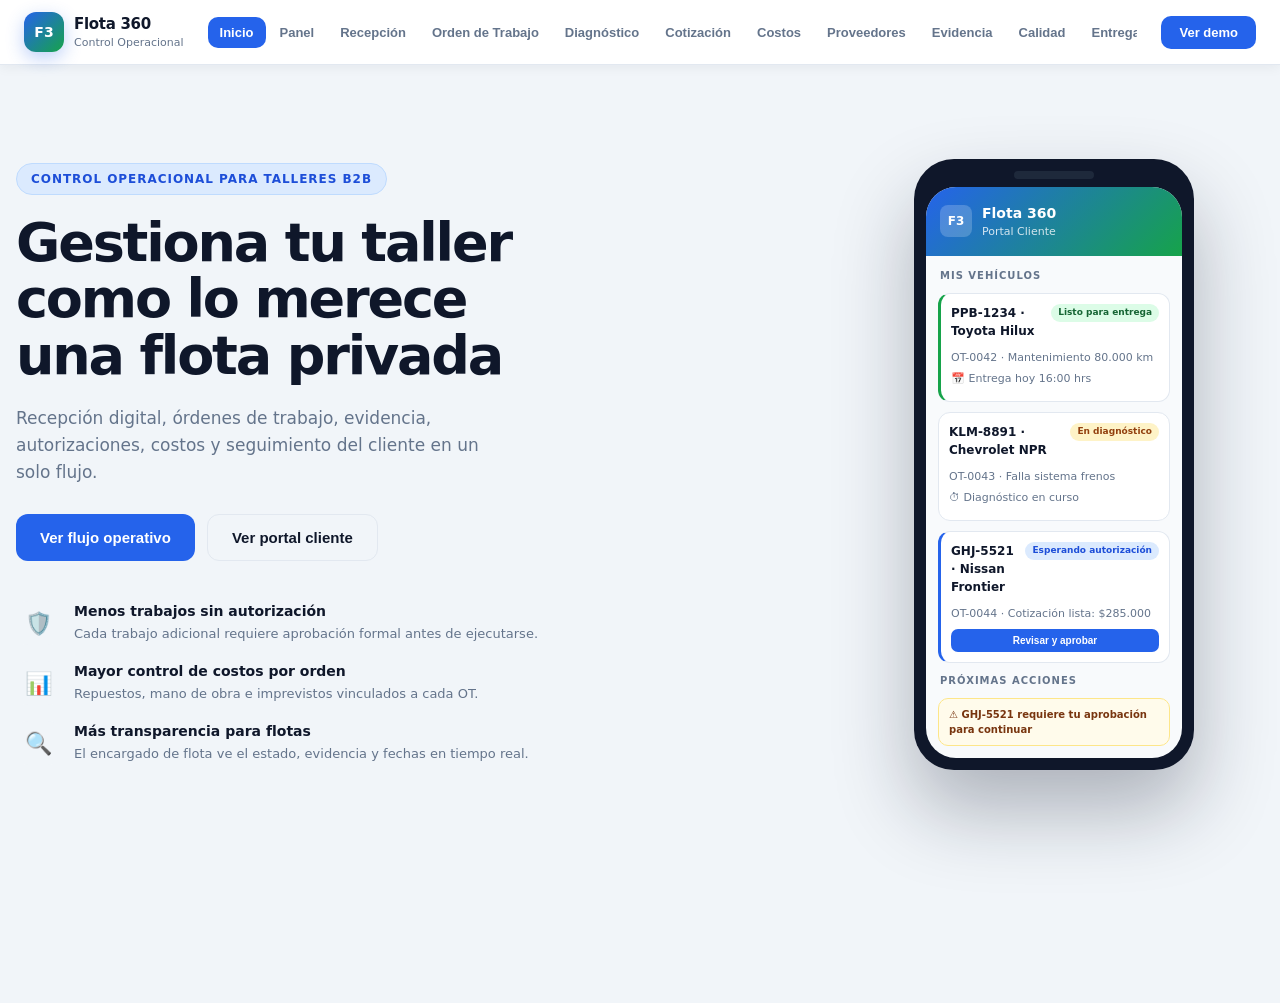
<file: index.html>
<!DOCTYPE html>
<html lang="es">
<head>
  <meta charset="UTF-8" />
  <meta name="viewport" content="width=device-width, initial-scale=1.0" />
  <meta name="description" content="Prototipo de gestión operativa para talleres que atienden flotas privadas." />
  <title>Flota 360 — Control Operacional de Taller</title>
  <link rel="icon" href="data:image/svg+xml,<svg xmlns='http://www.w3.org/2000/svg' viewBox='0 0 100 100'><text y='.9em' font-size='90'>🚗</text></svg>" />
  <link rel="stylesheet" href="styles.css" />
</head>
<body>

<!-- TOP NAV (desktop) -->
<header class="topnav" id="topnav">
  <div class="topnav-inner">
    <div class="brand">
      <div class="logo-icon">F3</div>
      <div class="brand-text">
        <span class="brand-name">Flota 360</span>
        <span class="brand-sub">Control Operacional</span>
      </div>
    </div>
    <nav class="desktop-nav">
      <button class="navbtn active" data-section="hero">Inicio</button>
      <button class="navbtn" data-section="panel">Panel</button>
      <button class="navbtn" data-section="recepcion">Recepción</button>
      <button class="navbtn" data-section="ot">Orden de Trabajo</button>
      <button class="navbtn" data-section="diagnostico">Diagnóstico</button>
      <button class="navbtn" data-section="cotizacion">Cotización</button>
      <button class="navbtn" data-section="costos">Costos</button>
      <button class="navbtn" data-section="proveedores">Proveedores</button>
      <button class="navbtn" data-section="evidencia">Evidencia</button>
      <button class="navbtn" data-section="calidad">Calidad</button>
      <button class="navbtn" data-section="entrega">Entrega</button>
      <button class="navbtn" data-section="portal">Portal Cliente</button>
    </nav>
    <button class="cta-top" onclick="scrollToSection('hero')">Ver demo</button>
  </div>
</header>

<!-- MAIN CONTENT -->
<main class="main-wrap">

  <!-- ① HERO -->
  <section id="hero" class="section active">
    <div class="hero-wrap">
      <div class="hero-content">
        <div class="hero-badge">Control operacional para talleres B2B</div>
        <h1 class="hero-title">Gestiona tu taller<br>como lo merece<br>una flota privada</h1>
        <p class="hero-sub">Recepción digital, órdenes de trabajo, evidencia, autorizaciones, costos y seguimiento del cliente en un solo flujo.</p>
        <div class="hero-btns">
          <button class="btn-primary lg" onclick="goSection('panel')">Ver flujo operativo</button>
          <button class="btn-ghost lg" onclick="goSection('portal')">Ver portal cliente</button>
        </div>
        <div class="hero-benefits">
          <div class="benefit">
            <span class="benefit-icon">🛡️</span>
            <div>
              <strong>Menos trabajos sin autorización</strong>
              <p>Cada trabajo adicional requiere aprobación formal antes de ejecutarse.</p>
            </div>
          </div>
          <div class="benefit">
            <span class="benefit-icon">📊</span>
            <div>
              <strong>Mayor control de costos por orden</strong>
              <p>Repuestos, mano de obra e imprevistos vinculados a cada OT.</p>
            </div>
          </div>
          <div class="benefit">
            <span class="benefit-icon">🔍</span>
            <div>
              <strong>Más transparencia para flotas</strong>
              <p>El encargado de flota ve el estado, evidencia y fechas en tiempo real.</p>
            </div>
          </div>
        </div>
      </div>
      <div class="hero-visual">
        <div class="phone-mockup">
          <div class="phone-notch"></div>
          <div class="phone-screen">
            <div class="phone-header">
              <div class="ph-logo">F3</div>
              <div>
                <div class="ph-title">Flota 360</div>
                <div class="ph-sub">Portal Cliente</div>
              </div>
            </div>
            <div class="phone-body">
              <div class="ph-section-label">Mis vehículos</div>
              <div class="ph-card status-green">
                <div class="ph-card-top">
                  <strong>PPB-1234 · Toyota Hilux</strong>
                  <span class="ph-badge green">Listo para entrega</span>
                </div>
                <p>OT-0042 · Mantenimiento 80.000 km</p>
                <p class="ph-meta">📅 Entrega hoy 16:00 hrs</p>
              </div>
              <div class="ph-card">
                <div class="ph-card-top">
                  <strong>KLM-8891 · Chevrolet NPR</strong>
                  <span class="ph-badge amber">En diagnóstico</span>
                </div>
                <p>OT-0043 · Falla sistema frenos</p>
                <p class="ph-meta">⏱ Diagnóstico en curso</p>
              </div>
              <div class="ph-card status-blue">
                <div class="ph-card-top">
                  <strong>GHJ-5521 · Nissan Frontier</strong>
                  <span class="ph-badge blue">Esperando autorización</span>
                </div>
                <p>OT-0044 · Cotización lista: $285.000</p>
                <button class="ph-btn" onclick="openModal('modalCot')">Revisar y aprobar</button>
              </div>
              <div class="ph-section-label">Próximas acciones</div>
              <div class="ph-alert">⚠️ GHJ-5521 requiere tu aprobación para continuar</div>
            </div>
          </div>
        </div>
      </div>
    </div>
  </section>

  <!-- ② PANEL EJECUTIVO -->
  <section id="panel" class="section">
    <div class="section-header">
      <div>
        <h2>Panel Ejecutivo</h2>
        <p>Vista operacional del taller en tiempo real</p>
      </div>
      <div class="section-actions">
        <button class="btn-ghost sm" onclick="goSection('recepcion')">+ Nueva recepción</button>
      </div>
    </div>

    <div class="kpi-grid">
      <div class="kpi-card">
        <div class="kpi-icon blue">📋</div>
        <div class="kpi-value">18</div>
        <div class="kpi-label">Órdenes abiertas</div>
        <div class="kpi-note">5 esperan autorización</div>
      </div>
      <div class="kpi-card">
        <div class="kpi-icon amber">🔧</div>
        <div class="kpi-value">6</div>
        <div class="kpi-label">En diagnóstico</div>
        <div class="kpi-note">3 con fotos pendientes</div>
      </div>
      <div class="kpi-card">
        <div class="kpi-icon purple">💬</div>
        <div class="kpi-value">5</div>
        <div class="kpi-label">Cotizaciones pendientes</div>
        <div class="kpi-note">Esperando respuesta cliente</div>
      </div>
      <div class="kpi-card">
        <div class="kpi-icon orange">📦</div>
        <div class="kpi-value">4</div>
        <div class="kpi-label">Esperando repuestos</div>
        <div class="kpi-note">Proveedores confirmados</div>
      </div>
      <div class="kpi-card">
        <div class="kpi-icon green">🚗</div>
        <div class="kpi-value">3</div>
        <div class="kpi-label">Entregas comprometidas</div>
        <div class="kpi-note">Hoy y mañana</div>
      </div>
      <div class="kpi-card">
        <div class="kpi-icon teal">💰</div>
        <div class="kpi-value">$2.1M</div>
        <div class="kpi-label">Margen estimado</div>
        <div class="kpi-note">OTs abiertas del mes</div>
      </div>
      <div class="kpi-card">
        <div class="kpi-icon red">⚠️</div>
        <div class="kpi-value">$420k</div>
        <div class="kpi-label">Gastos sin rendir</div>
        <div class="kpi-note">Sin OT asociada</div>
      </div>
      <div class="kpi-card">
        <div class="kpi-icon yellow">🔔</div>
        <div class="kpi-value">2</div>
        <div class="kpi-label">Alertas de calidad</div>
        <div class="kpi-note">Requieren revisión</div>
      </div>
    </div>

    <div class="two-col">
      <div class="card">
        <div class="card-header">
          <h3>Flujo operativo</h3>
          <span class="tag blue">8 etapas</span>
        </div>
        <div class="pipeline">
          <div class="pipe-step done">
            <div class="pipe-num">1</div>
            <div class="pipe-text">
              <strong>Recepción</strong>
              <small>Digital con fotos</small>
            </div>
          </div>
          <div class="pipe-step done">
            <div class="pipe-num">2</div>
            <div class="pipe-text">
              <strong>Diagnóstico</strong>
              <small>Confirmado vs sospechado</small>
            </div>
          </div>
          <div class="pipe-step current">
            <div class="pipe-num">3</div>
            <div class="pipe-text">
              <strong>Cotización</strong>
              <small>Aprobación digital</small>
            </div>
          </div>
          <div class="pipe-step">
            <div class="pipe-num">4</div>
            <div class="pipe-text">
              <strong>Autorización</strong>
              <small>Formaliza el trabajo</small>
            </div>
          </div>
          <div class="pipe-step">
            <div class="pipe-num">5</div>
            <div class="pipe-text">
              <strong>Ejecución</strong>
              <small>Con costos por OT</small>
            </div>
          </div>
          <div class="pipe-step">
            <div class="pipe-num">6</div>
            <div class="pipe-text">
              <strong>Calidad</strong>
              <small>Checklist + prueba ruta</small>
            </div>
          </div>
          <div class="pipe-step">
            <div class="pipe-num">7</div>
            <div class="pipe-text">
              <strong>Entrega</strong>
              <small>Firma + garantía</small>
            </div>
          </div>
          <div class="pipe-step">
            <div class="pipe-num">8</div>
            <div class="pipe-text">
              <strong>Seguimiento</strong>
              <small>72 horas post entrega</small>
            </div>
          </div>
        </div>
      </div>

      <div class="card">
        <div class="card-header">
          <h3>OTs activas</h3>
          <span class="tag">Hoy</span>
        </div>
        <div class="ot-list">
          <div class="ot-row" onclick="goSection('ot')">
            <div class="ot-row-info">
              <strong>OT-0042</strong>
              <span>PPB-1234 · Transportes del Sur</span>
            </div>
            <span class="badge green">Listo entrega</span>
          </div>
          <div class="ot-row" onclick="goSection('cotizacion')">
            <div class="ot-row-info">
              <strong>OT-0043</strong>
              <span>KLM-8891 · LogiRed SpA</span>
            </div>
            <span class="badge amber">Diagnóstico</span>
          </div>
          <div class="ot-row">
            <div class="ot-row-info">
              <strong>OT-0044</strong>
              <span>GHJ-5521 · Seguridad Norte</span>
            </div>
            <span class="badge blue">Esperando autorización</span>
          </div>
          <div class="ot-row">
            <div class="ot-row-info">
              <strong>OT-0045</strong>
              <span>DFG-0099 · Construcciones PC</span>
            </div>
            <span class="badge orange">Esperando repuestos</span>
          </div>
          <div class="ot-row">
            <div class="ot-row-info">
              <strong>OT-0046</strong>
              <span>RRQ-4412 · Fumigaciones Bio</span>
            </div>
            <span class="badge purple">En ejecución</span>
          </div>
        </div>
      </div>
    </div>
  </section>

  <!-- ③ RECEPCIÓN DIGITAL -->
  <section id="recepcion" class="section">
    <div class="section-header">
      <div>
        <h2>Recepción Digital</h2>
        <p>La recepción formal evita reclamos posteriores y deja trazabilidad desde el primer minuto.</p>
      </div>
      <span class="tag blue">Nuevo ingreso</span>
    </div>

    <div class="two-col-form">
      <div class="card">
        <div class="card-header"><h3>Datos del cliente</h3></div>
        <div class="form-grid">
          <div class="form-group">
            <label>Empresa / Cliente</label>
            <input type="text" value="Transportes del Sur SpA" readonly />
          </div>
          <div class="form-group">
            <label>Encargado de flota</label>
            <input type="text" value="Carlos Fuentes" readonly />
          </div>
          <div class="form-group">
            <label>Conductor</label>
            <input type="text" value="Miguel Torres" readonly />
          </div>
          <div class="form-group">
            <label>Contacto / Teléfono</label>
            <input type="text" value="+56 9 8812 3344" readonly />
          </div>
        </div>

        <div class="card-header" style="margin-top:20px"><h3>Datos del vehículo</h3></div>
        <div class="form-grid">
          <div class="form-group">
            <label>Patente</label>
            <input type="text" value="PPB-1234" readonly />
          </div>
          <div class="form-group">
            <label>Marca / Modelo</label>
            <input type="text" value="Toyota Hilux 4x4" readonly />
          </div>
          <div class="form-group">
            <label>Kilometraje de entrada</label>
            <input type="text" value="79.840 km" readonly />
          </div>
          <div class="form-group">
            <label>Combustible</label>
            <select>
              <option selected>3/4 del estanque</option>
              <option>Lleno</option>
              <option>1/2</option>
              <option>1/4</option>
            </select>
          </div>
        </div>

        <div class="card-header" style="margin-top:20px"><h3>Estado inicial</h3></div>
        <div class="form-grid cols-1">
          <div class="form-group">
            <label>Síntoma reportado por el conductor</label>
            <textarea readonly>Ruido metálico al frenar. Vibración leve en dirección sobre 80 km/h. Luz de check engine encendida hace 3 días.</textarea>
          </div>
          <div class="form-group">
            <label>Daños preexistentes</label>
            <textarea readonly>Rayón en puerta delantera derecha (2 cm). Parachoque trasero con golpe menor. Se documentó con fotos.</textarea>
          </div>
          <div class="form-group">
            <label>Pertenencias declaradas</label>
            <textarea readonly>Chaleco reflectante en asiento trasero. Extintor portátil en maletero.</textarea>
          </div>
        </div>
      </div>

      <div>
        <div class="card">
          <div class="card-header"><h3>Fotos de ingreso</h3></div>
          <div class="photo-grid">
            <div class="photo-box has-photo">
              <span class="photo-label">Frente</span>
              <div class="photo-thumb">🚗</div>
            </div>
            <div class="photo-box has-photo">
              <span class="photo-label">Lateral der.</span>
              <div class="photo-thumb">🚗</div>
            </div>
            <div class="photo-box has-photo">
              <span class="photo-label">Lateral izq.</span>
              <div class="photo-thumb">🚗</div>
            </div>
            <div class="photo-box has-photo">
              <span class="photo-label">Trasero</span>
              <div class="photo-thumb">🚗</div>
            </div>
            <div class="photo-box has-photo">
              <span class="photo-label">Interior</span>
              <div class="photo-thumb">🪑</div>
            </div>
            <div class="photo-box add">
              <span class="photo-label">+ Agregar</span>
              <div class="photo-thumb">📷</div>
            </div>
          </div>
        </div>

        <div class="card" style="margin-top:16px">
          <div class="card-header"><h3>Responsables de recepción</h3></div>
          <div class="form-grid">
            <div class="form-group">
              <label>Recibe en taller</label>
              <input type="text" value="Roberto Díaz (Jefe de patio)" readonly />
            </div>
            <div class="form-group">
              <label>Autoriza ingreso</label>
              <input type="text" value="Carlos Fuentes (Flota)" readonly />
            </div>
          </div>
          <div class="info-box blue" style="margin-top:12px">
            ✅ <strong>Recepción firmada digitalmente</strong> — 29/06/2026 09:14 hrs. Ambas partes notificadas por correo.
          </div>
        </div>

        <div class="card value-card" style="margin-top:16px">
          <div class="value-icon">💡</div>
          <p>La recepción formal evita reclamos posteriores y deja trazabilidad desde el primer minuto.</p>
          <button class="btn-primary sm" onclick="goSection('ot')">Ver Orden de Trabajo →</button>
        </div>
      </div>
    </div>
  </section>

  <!-- ④ ORDEN DE TRABAJO -->
  <section id="ot" class="section">
    <div class="section-header">
      <div>
        <h2>Orden de Trabajo</h2>
        <p>Trazabilidad completa desde el ingreso hasta la entrega</p>
      </div>
      <div class="section-actions">
        <span class="badge green">Listo para entrega</span>
      </div>
    </div>

    <div class="two-col">
      <div>
        <div class="card ot-card">
          <div class="ot-number">OT-0042</div>
          <div class="ot-meta-grid">
            <div class="ot-meta-item">
              <span class="ot-meta-label">Cliente / Empresa</span>
              <span class="ot-meta-val">Transportes del Sur SpA</span>
            </div>
            <div class="ot-meta-item">
              <span class="ot-meta-label">Vehículo</span>
              <span class="ot-meta-val">Toyota Hilux — PPB-1234</span>
            </div>
            <div class="ot-meta-item">
              <span class="ot-meta-label">Responsable operativo</span>
              <span class="ot-meta-val">Roberto Díaz</span>
            </div>
            <div class="ot-meta-item">
              <span class="ot-meta-label">Mecánico asignado</span>
              <span class="ot-meta-val">Jorge Pizarro</span>
            </div>
            <div class="ot-meta-item">
              <span class="ot-meta-label">Fecha de ingreso</span>
              <span class="ot-meta-val">27/06/2026</span>
            </div>
            <div class="ot-meta-item">
              <span class="ot-meta-label">Entrega comprometida</span>
              <span class="ot-meta-val">29/06/2026 — Hoy</span>
            </div>
            <div class="ot-meta-item">
              <span class="ot-meta-label">Prioridad</span>
              <span class="ot-meta-val"><span class="badge amber">Alta</span></span>
            </div>
            <div class="ot-meta-item">
              <span class="ot-meta-label">Estado actual</span>
              <span class="ot-meta-val"><span class="badge green">Listo para entrega</span></span>
            </div>
          </div>
        </div>

        <div class="card" style="margin-top:16px">
          <div class="card-header"><h3>Cambiar estado</h3></div>
          <div class="status-selector">
            <button class="status-btn done-btn" onclick="changeStatus(this, 'Recibido')">Recibido</button>
            <button class="status-btn done-btn" onclick="changeStatus(this, 'En diagnóstico')">Diagnóstico</button>
            <button class="status-btn done-btn" onclick="changeStatus(this, 'Esperando autorización')">Esp. autorización</button>
            <button class="status-btn done-btn" onclick="changeStatus(this, 'Esperando repuestos')">Esp. repuestos</button>
            <button class="status-btn done-btn" onclick="changeStatus(this, 'En ejecución')">En ejecución</button>
            <button class="status-btn done-btn" onclick="changeStatus(this, 'Control de calidad')">Calidad</button>
            <button class="status-btn active-btn" onclick="changeStatus(this, 'Listo para entrega')">Listo entrega</button>
            <button class="status-btn" onclick="changeStatus(this, 'Cerrado')">Cerrado</button>
          </div>
          <div id="statusMsg" class="info-box blue" style="margin-top:12px;display:none"></div>
        </div>
      </div>

      <div class="card">
        <div class="card-header"><h3>Historial de eventos</h3></div>
        <div class="timeline">
          <div class="tl-item done">
            <div class="tl-dot"></div>
            <div class="tl-body">
              <strong>Vehículo recibido</strong>
              <p>Roberto Díaz registró la recepción con fotos y firma del conductor.</p>
              <small>27/06/2026 · 09:14 hrs</small>
            </div>
          </div>
          <div class="tl-item done">
            <div class="tl-dot"></div>
            <div class="tl-body">
              <strong>Diagnóstico iniciado</strong>
              <p>Jorge Pizarro comenzó la revisión. Escáner conectado, lectura de códigos.</p>
              <small>27/06/2026 · 10:30 hrs</small>
            </div>
          </div>
          <div class="tl-item done">
            <div class="tl-dot"></div>
            <div class="tl-body">
              <strong>Diagnóstico completado</strong>
              <p>2 trabajos confirmados, 1 sospechado. Fotos cargadas. Cotización generada.</p>
              <small>27/06/2026 · 14:15 hrs</small>
            </div>
          </div>
          <div class="tl-item done">
            <div class="tl-dot"></div>
            <div class="tl-body">
              <strong>Cotización enviada al cliente</strong>
              <p>Enviada por correo a Carlos Fuentes — Transportes del Sur. Total: $310.000</p>
              <small>27/06/2026 · 14:40 hrs</small>
            </div>
          </div>
          <div class="tl-item done">
            <div class="tl-dot"></div>
            <div class="tl-body">
              <strong>Cotización aprobada</strong>
              <p>Carlos Fuentes aprobó digitalmente. Trabajo autorizado. Orden en ejecución.</p>
              <small>28/06/2026 · 09:05 hrs</small>
            </div>
          </div>
          <div class="tl-item done">
            <div class="tl-dot"></div>
            <div class="tl-body">
              <strong>Trabajos ejecutados</strong>
              <p>Pastillas y discos traseros reemplazados. Prueba de ruta realizada.</p>
              <small>28/06/2026 · 16:20 hrs</small>
            </div>
          </div>
          <div class="tl-item current">
            <div class="tl-dot"></div>
            <div class="tl-body">
              <strong>Control de calidad aprobado</strong>
              <p>Checklist completado. Fotos finales cargadas. Listo para entregar.</p>
              <small>29/06/2026 · 08:50 hrs</small>
            </div>
          </div>
        </div>
      </div>
    </div>
  </section>

  <!-- ⑤ DIAGNÓSTICO TÉCNICO -->
  <section id="diagnostico" class="section">
    <div class="section-header">
      <div>
        <h2>Diagnóstico Técnico</h2>
        <p>El diagnóstico separa lo confirmado de lo sospechado para evitar cotizaciones poco claras y gestionar expectativas con el cliente.</p>
      </div>
    </div>

    <div class="two-col">
      <div>
        <div class="section-tag-label confirmed">
          <span class="tag-dot green"></span>
          Trabajos confirmados
        </div>
        <div class="diag-card confirmed-card">
          <div class="diag-header">
            <strong>Pastillas y discos de frenos traseros</strong>
            <span class="badge green">Confirmado</span>
          </div>
          <p>Disco con ranuras de desgaste sobre 60%. Pastillas con menos de 2mm de material. Riesgo inmediato de pérdida de frenado.</p>
          <div class="diag-row">
            <div class="diag-photo">🖼️ <small>3 fotos</small></div>
            <div>
              <div class="diag-risk red">⚠️ Riesgo: Falla de frenos en ruta con carga</div>
              <div class="diag-auth">🔒 Requiere autorización: <strong>Sí</strong></div>
            </div>
          </div>
        </div>
        <div class="diag-card confirmed-card" style="margin-top:12px">
          <div class="diag-header">
            <strong>Aceite motor 15W-40 — 5.000 km vencido</strong>
            <span class="badge green">Confirmado</span>
          </div>
          <p>Aceite oscuro con material particulado. Plan de mantenimiento vencido hace 5.000 km según cartola del vehículo.</p>
          <div class="diag-row">
            <div class="diag-photo">🖼️ <small>1 foto</small></div>
            <div>
              <div class="diag-risk amber">⚠️ Riesgo: Desgaste prematuro de motor</div>
              <div class="diag-auth">✅ Requiere autorización: Incluido en mantención</div>
            </div>
          </div>
        </div>
      </div>

      <div>
        <div class="section-tag-label suspected">
          <span class="tag-dot amber"></span>
          Trabajos sospechados / Por validar
        </div>
        <div class="diag-card suspected-card">
          <div class="diag-header">
            <strong>Bomba de dirección hidráulica</strong>
            <span class="badge amber">Por confirmar</span>
          </div>
          <p>Posible falla en bomba. Vibración leve detectada en prueba. Requiere prueba adicional en ruta y diagnóstico de cañerías antes de cotizar.</p>
          <div class="diag-row">
            <div class="diag-photo">🖼️ <small>0 fotos</small></div>
            <div>
              <div class="diag-risk amber">⚠️ Riesgo: Pérdida de asistencia en dirección</div>
              <div class="diag-auth">⏳ Estado: Validando — No cotizado aún</div>
            </div>
          </div>
          <div class="info-box amber" style="margin-top:10px">
            Este trabajo no se cotiza ni ejecuta hasta confirmar diagnóstico con evidencia fotográfica. Cliente notificado.
          </div>
        </div>

        <div class="card value-card" style="margin-top:16px">
          <div class="value-icon">💡</div>
          <p>Separar confirmados de sospechados evita cotizaciones infladas, clientes sorprendidos y trabajos sin respaldo.</p>
        </div>

        <div class="card" style="margin-top:12px">
          <div class="card-header"><h3>Evidencia del diagnóstico</h3></div>
          <div class="photo-grid">
            <div class="photo-box has-photo"><span class="photo-label">Disco trasero</span><div class="photo-thumb">🔵</div></div>
            <div class="photo-box has-photo"><span class="photo-label">Pastilla derecha</span><div class="photo-thumb">🔵</div></div>
            <div class="photo-box has-photo"><span class="photo-label">Aceite motor</span><div class="photo-thumb">⚫</div></div>
            <div class="photo-box add"><span class="photo-label">+ Agregar</span><div class="photo-thumb">📷</div></div>
          </div>
        </div>
      </div>
    </div>
  </section>

  <!-- ⑥ COTIZACIÓN Y AUTORIZACIÓN -->
  <section id="cotizacion" class="section">
    <div class="section-header">
      <div>
        <h2>Cotización y Autorización</h2>
        <p>Todo trabajo adicional requiere evidencia, cotización y autorización antes de ejecutarse.</p>
      </div>
      <span class="badge green">Aprobada</span>
    </div>

    <div class="two-col">
      <div class="card">
        <div class="card-header">
          <h3>Detalle de cotización</h3>
          <span class="tag">COT-0042</span>
        </div>
        <div class="cot-table">
          <div class="cot-header">
            <span>Descripción</span>
            <span>Tipo</span>
            <span>Valor</span>
          </div>
          <div class="cot-row">
            <span>Discos frenos traseros (par)</span>
            <span><span class="tag">Repuesto</span></span>
            <span>$85.000</span>
          </div>
          <div class="cot-row">
            <span>Pastillas frenos traseros (kit)</span>
            <span><span class="tag">Repuesto</span></span>
            <span>$32.000</span>
          </div>
          <div class="cot-row">
            <span>Cambio aceite 15W-40 5L</span>
            <span><span class="tag">Insumo</span></span>
            <span>$28.000</span>
          </div>
          <div class="cot-row">
            <span>Filtro aceite</span>
            <span><span class="tag">Repuesto</span></span>
            <span>$12.000</span>
          </div>
          <div class="cot-row">
            <span>Mano de obra — Sistema frenos</span>
            <span><span class="tag">M.O.</span></span>
            <span>$85.000</span>
          </div>
          <div class="cot-row">
            <span>Mano de obra — Cambio aceite</span>
            <span><span class="tag">M.O.</span></span>
            <span>$18.000</span>
          </div>
          <div class="cot-row">
            <span>Prueba de ruta</span>
            <span><span class="tag">Servicio</span></span>
            <span>$15.000</span>
          </div>
          <div class="cot-row">
            <span>Traslado urgente repuestos</span>
            <span><span class="tag">Gasto adicional</span></span>
            <span>$8.000</span>
          </div>
          <div class="cot-total">
            <span>Total estimado (IVA incluido)</span>
            <span>$310.000</span>
          </div>
          <div class="cot-vigencia">Vigencia de cotización: 5 días hábiles — Hasta 04/07/2026</div>
        </div>

        <div class="cot-buttons">
          <button class="btn-primary" onclick="openModal('modalCot')">✅ Aprobar cotización</button>
          <button class="btn-ghost" onclick="showToast('Solicitud enviada al taller')">✏️ Solicitar ajuste</button>
          <button class="btn-danger" onclick="showToast('Cotización rechazada — Taller notificado')">✖ Rechazar</button>
        </div>
      </div>

      <div>
        <div class="card">
          <div class="card-header"><h3>Respaldo formal</h3></div>
          <div class="info-box green">
            ✅ <strong>Aprobación digital registrada</strong><br>
            Carlos Fuentes — Transportes del Sur SpA<br>
            28/06/2026 · 09:05 hrs — IP: 186.x.x.x<br>
            Notificación enviada a: carlos.fuentes@transportesdelsur.cl
          </div>
          <div class="approval-items">
            <div class="approval-item"><span class="ai-icon green">✓</span> Aprobación digital</div>
            <div class="approval-item"><span class="ai-icon green">✓</span> Respaldo por correo electrónico</div>
            <div class="approval-item"><span class="ai-icon green">✓</span> Fecha, hora y responsable registrado</div>
            <div class="approval-item"><span class="ai-icon green">✓</span> Orden de trabajo activada</div>
          </div>
        </div>

        <div class="card value-card" style="margin-top:16px">
          <div class="value-icon">💡</div>
          <p>Ningún trabajo adicional se ejecuta sin aprobación formal. Esto protege al taller y da seguridad al cliente.</p>
        </div>

        <div class="card" style="margin-top:12px">
          <div class="card-header"><h3>Historial de autorizaciones</h3></div>
          <div class="auth-history">
            <div class="ah-row">
              <div>
                <strong>COT-0042 aprobada</strong>
                <p>Frenos + cambio aceite · $310.000</p>
              </div>
              <span class="badge green">Aprobada</span>
            </div>
            <div class="ah-row">
              <div>
                <strong>COT-0041 aprobada</strong>
                <p>Afinación motor · $185.000</p>
              </div>
              <span class="badge green">Aprobada</span>
            </div>
            <div class="ah-row">
              <div>
                <strong>COT-0040 rechazada</strong>
                <p>Pintura lateral · $320.000</p>
              </div>
              <span class="badge red">Rechazada</span>
            </div>
          </div>
        </div>
      </div>
    </div>
  </section>

  <!-- ⑦ CONTROL DE GASTOS POR OT -->
  <section id="costos" class="section">
    <div class="section-header">
      <div>
        <h2>Control de Gastos por OT</h2>
        <p>Cada gasto queda vinculado a una orden de trabajo para evitar pérdidas invisibles.</p>
      </div>
      <button class="btn-ghost sm" onclick="showToast('Formulario de gasto abierto')">+ Registrar gasto</button>
    </div>

    <div class="kpi-row">
      <div class="mini-kpi">
        <div class="kpi-num">$310.000</div>
        <div class="kpi-lbl">Cotizado OT-0042</div>
      </div>
      <div class="mini-kpi">
        <div class="kpi-num">$287.500</div>
        <div class="kpi-lbl">Gasto real registrado</div>
      </div>
      <div class="mini-kpi green-kpi">
        <div class="kpi-num">$22.500</div>
        <div class="kpi-lbl">Diferencia favorable</div>
      </div>
    </div>

    <div class="card" style="margin-top:16px">
      <div class="card-header">
        <h3>Detalle de gastos — OT-0042</h3>
        <div class="filter-row">
          <select class="filter-select" onchange="filterCostos(this.value)">
            <option value="todos">Todos los estados</option>
            <option value="rendido">Rendidos</option>
            <option value="pendiente">Pendientes</option>
            <option value="facturable">Facturables</option>
          </select>
        </div>
      </div>
      <div class="table-wrap">
        <table id="costosTable">
          <thead>
            <tr>
              <th>Tipo</th>
              <th>Proveedor</th>
              <th>Ítem</th>
              <th>Valor</th>
              <th>Fecha</th>
              <th>Responsable</th>
              <th>Estado</th>
            </tr>
          </thead>
          <tbody>
            <tr data-estado="rendido">
              <td>Repuesto</td>
              <td>AutoPartes Central</td>
              <td>Discos frenos (par)</td>
              <td>$78.000</td>
              <td>27/06</td>
              <td>J. Pizarro</td>
              <td><span class="badge green">Rendido</span></td>
            </tr>
            <tr data-estado="rendido">
              <td>Repuesto</td>
              <td>AutoPartes Central</td>
              <td>Pastillas frenos (kit)</td>
              <td>$29.500</td>
              <td>27/06</td>
              <td>J. Pizarro</td>
              <td><span class="badge green">Rendido</span></td>
            </tr>
            <tr data-estado="rendido">
              <td>Insumo</td>
              <td>Lubrimax</td>
              <td>Aceite 15W-40 5L</td>
              <td>$24.000</td>
              <td>27/06</td>
              <td>R. Díaz</td>
              <td><span class="badge green">Rendido</span></td>
            </tr>
            <tr data-estado="rendido">
              <td>Repuesto</td>
              <td>Lubrimax</td>
              <td>Filtro aceite</td>
              <td>$11.000</td>
              <td>27/06</td>
              <td>R. Díaz</td>
              <td><span class="badge green">Rendido</span></td>
            </tr>
            <tr data-estado="facturable">
              <td>Mano de obra</td>
              <td>Interno</td>
              <td>Sistema frenos</td>
              <td>$85.000</td>
              <td>28/06</td>
              <td>J. Pizarro</td>
              <td><span class="badge blue">Facturable</span></td>
            </tr>
            <tr data-estado="facturable">
              <td>Mano de obra</td>
              <td>Interno</td>
              <td>Cambio aceite</td>
              <td>$18.000</td>
              <td>28/06</td>
              <td>J. Pizarro</td>
              <td><span class="badge blue">Facturable</span></td>
            </tr>
            <tr data-estado="pendiente">
              <td>Gasto adicional</td>
              <td>Fletes Rápido</td>
              <td>Traslado urgente repuestos</td>
              <td>$8.000</td>
              <td>28/06</td>
              <td>R. Díaz</td>
              <td><span class="badge amber">Pendiente</span></td>
            </tr>
            <tr data-estado="facturable">
              <td>Servicio</td>
              <td>Interno</td>
              <td>Prueba de ruta</td>
              <td>$15.000</td>
              <td>29/06</td>
              <td>J. Pizarro</td>
              <td><span class="badge blue">Facturable</span></td>
            </tr>
          </tbody>
        </table>
      </div>
      <div class="table-footer">
        Total registrado: <strong>$268.500</strong> · 1 gasto pendiente de rendición · <span class="link-action" onclick="showToast('Exportando resumen de OT-0042...')">Exportar detalle</span>
      </div>
    </div>
  </section>

  <!-- ⑧ HISTORIAL DE PROVEEDORES -->
  <section id="proveedores" class="section">
    <div class="section-header">
      <div>
        <h2>Historial de Proveedores</h2>
        <p>El historial de proveedores permite presupuestar con precios reales y evitar pérdidas por valores desactualizados.</p>
      </div>
      <div class="filter-row">
        <input type="text" class="search-input" placeholder="Buscar proveedor o repuesto..." oninput="filterProveedores(this.value)" />
      </div>
    </div>

    <div class="card" style="margin-top:0">
      <div class="table-wrap">
        <table id="provTable">
          <thead>
            <tr>
              <th>Proveedor</th>
              <th>Repuesto / Insumo</th>
              <th>OT</th>
              <th>Fecha</th>
              <th>Último precio</th>
              <th>Precio anterior</th>
              <th>Variación</th>
              <th>Observación</th>
            </tr>
          </thead>
          <tbody id="provBody">
            <tr>
              <td><strong>AutoPartes Central</strong></td>
              <td>Discos frenos traseros (par) Toyota Hilux</td>
              <td>OT-0042</td>
              <td>27/06/2026</td>
              <td>$78.000</td>
              <td>$74.000</td>
              <td><span class="badge red">+5.4%</span></td>
              <td>Alza por tipo de cambio</td>
            </tr>
            <tr>
              <td><strong>AutoPartes Central</strong></td>
              <td>Pastillas frenos traseras Toyota Hilux</td>
              <td>OT-0042</td>
              <td>27/06/2026</td>
              <td>$29.500</td>
              <td>$29.000</td>
              <td><span class="badge amber">+1.7%</span></td>
              <td>Mismo proveedor, precio estable</td>
            </tr>
            <tr>
              <td><strong>Lubrimax</strong></td>
              <td>Aceite motor 15W-40 Mobil 5L</td>
              <td>OT-0042</td>
              <td>27/06/2026</td>
              <td>$24.000</td>
              <td>$26.500</td>
              <td><span class="badge green">-9.4%</span></td>
              <td>Negociación por volumen mes</td>
            </tr>
            <tr>
              <td><strong>Lubrimax</strong></td>
              <td>Filtro aceite Toyota Hilux</td>
              <td>OT-0042</td>
              <td>27/06/2026</td>
              <td>$11.000</td>
              <td>$11.000</td>
              <td><span class="badge blue">0%</span></td>
              <td>Precio sin variación</td>
            </tr>
            <tr>
              <td><strong>Importadora Sur</strong></td>
              <td>Sensor ABS delantero Nissan Frontier</td>
              <td>OT-0039</td>
              <td>20/06/2026</td>
              <td>$45.000</td>
              <td>$38.000</td>
              <td><span class="badge red">+18.4%</span></td>
              <td>Importado. Demoró 3 días. Evaluar alternativa.</td>
            </tr>
            <tr>
              <td><strong>FastParts</strong></td>
              <td>Bomba de agua Chevrolet NPR</td>
              <td>OT-0036</td>
              <td>12/06/2026</td>
              <td>$92.000</td>
              <td>$89.000</td>
              <td><span class="badge amber">+3.4%</span></td>
              <td>Disponible en 24h. Calidad OEM.</td>
            </tr>
          </tbody>
        </table>
      </div>
    </div>

    <div class="card value-card" style="margin-top:16px">
      <div class="value-icon">💡</div>
      <p>Con historial real de compras puedes negociar mejor, detectar alzas de precio y comparar alternativas antes de cotizar.</p>
    </div>
  </section>

  <!-- ⑨ EVIDENCIA FOTOGRÁFICA -->
  <section id="evidencia" class="section">
    <div class="section-header">
      <div>
        <h2>Evidencia Fotográfica</h2>
        <p>Registro visual completo por etapa del trabajo</p>
      </div>
      <span class="tag blue">OT-0042</span>
    </div>

    <div class="evid-tabs">
      <button class="etab active" onclick="switchEvid(this, 'evid-recepcion')">Recepción</button>
      <button class="etab" onclick="switchEvid(this, 'evid-diagnostico')">Diagnóstico</button>
      <button class="etab" onclick="switchEvid(this, 'evid-repuestos')">Repuestos</button>
      <button class="etab" onclick="switchEvid(this, 'evid-instalacion')">Instalación</button>
      <button class="etab" onclick="switchEvid(this, 'evid-finales')">Fotos finales</button>
    </div>

    <div id="evid-recepcion" class="evid-panel">
      <div class="photo-grid-lg">
        <div class="photo-box-lg has-photo"><div class="photo-inner">🚗</div><span>Frente</span></div>
        <div class="photo-box-lg has-photo"><div class="photo-inner">🚗</div><span>Lateral der.</span></div>
        <div class="photo-box-lg has-photo"><div class="photo-inner">🚗</div><span>Lateral izq.</span></div>
        <div class="photo-box-lg has-photo"><div class="photo-inner">🚗</div><span>Trasero</span></div>
        <div class="photo-box-lg has-photo"><div class="photo-inner">🪑</div><span>Interior</span></div>
        <div class="photo-box-lg has-photo"><div class="photo-inner">🚧</div><span>Daño preexistente</span></div>
      </div>
      <div class="evid-meta">📅 27/06/2026 · 09:14 hrs · Registrado por Roberto Díaz</div>
    </div>

    <div id="evid-diagnostico" class="evid-panel" style="display:none">
      <div class="photo-grid-lg">
        <div class="photo-box-lg has-photo"><div class="photo-inner">🔵</div><span>Disco trasero</span></div>
        <div class="photo-box-lg has-photo"><div class="photo-inner">🔵</div><span>Pastilla desgastada</span></div>
        <div class="photo-box-lg has-photo"><div class="photo-inner">⚫</div><span>Aceite motor</span></div>
        <div class="photo-box-lg add"><div class="photo-inner">📷</div><span>+ Agregar</span></div>
      </div>
      <div class="evid-meta">📅 27/06/2026 · 14:10 hrs · Registrado por Jorge Pizarro</div>
    </div>

    <div id="evid-repuestos" class="evid-panel" style="display:none">
      <div class="photo-grid-lg">
        <div class="photo-box-lg has-photo"><div class="photo-inner">📦</div><span>Discos nuevos</span></div>
        <div class="photo-box-lg has-photo"><div class="photo-inner">📦</div><span>Kit pastillas</span></div>
        <div class="photo-box-lg has-photo"><div class="photo-inner">📦</div><span>Repuesto usado retirado</span></div>
        <div class="photo-box-lg add"><div class="photo-inner">📷</div><span>+ Agregar</span></div>
      </div>
      <div class="evid-meta">📅 27/06/2026 · 16:00 hrs · Registrado por Jorge Pizarro</div>
    </div>

    <div id="evid-instalacion" class="evid-panel" style="display:none">
      <div class="photo-grid-lg">
        <div class="photo-box-lg has-photo"><div class="photo-inner">🔧</div><span>Instalación discos</span></div>
        <div class="photo-box-lg has-photo"><div class="photo-inner">🔧</div><span>Pastillas montadas</span></div>
        <div class="photo-box-lg add"><div class="photo-inner">📷</div><span>+ Agregar</span></div>
      </div>
      <div class="evid-meta">📅 28/06/2026 · 14:30 hrs · Registrado por Jorge Pizarro</div>
    </div>

    <div id="evid-finales" class="evid-panel" style="display:none">
      <div class="photo-grid-lg">
        <div class="photo-box-lg has-photo"><div class="photo-inner">✅</div><span>Trabajo terminado</span></div>
        <div class="photo-box-lg has-photo"><div class="photo-inner">🚗</div><span>Estado final</span></div>
        <div class="photo-box-lg add"><div class="photo-inner">📷</div><span>+ Agregar</span></div>
      </div>
      <div class="evid-meta">📅 29/06/2026 · 08:45 hrs · Registrado por Roberto Díaz</div>
    </div>

    <div class="card value-card" style="margin-top:20px">
      <div class="value-icon">⚙️</div>
      <p><strong>Configuración del sistema:</strong> Evidencia fotográfica a cargo del mecánico asignado. El jefe de patio valida antes del cierre.</p>
    </div>
  </section>

  <!-- ⑩ CONTROL DE CALIDAD -->
  <section id="calidad" class="section">
    <div class="section-header">
      <div>
        <h2>Control de Calidad</h2>
        <p>El cierre técnico exige evidencia y checklist antes de entregar el vehículo.</p>
      </div>
      <span class="badge green">Aprobado</span>
    </div>

    <div class="two-col">
      <div class="card">
        <div class="card-header"><h3>Checklist de calidad — OT-0042</h3></div>
        <div class="checklist">
          <div class="check-item checked">
            <div class="check-box">✓</div>
            <div class="check-text">
              <strong>Trabajo ejecutado según OT</strong>
              <small>Verificado contra cotización aprobada COT-0042</small>
            </div>
          </div>
          <div class="check-item checked">
            <div class="check-box">✓</div>
            <div class="check-text">
              <strong>Repuestos instalados verificados</strong>
              <small>Fotos de repuestos nuevos y usados retirados cargadas</small>
            </div>
          </div>
          <div class="check-item checked">
            <div class="check-box">✓</div>
            <div class="check-text">
              <strong>Niveles revisados</strong>
              <small>Aceite, frenos, refrigerante, dirección OK</small>
            </div>
          </div>
          <div class="check-item checked">
            <div class="check-box">✓</div>
            <div class="check-text">
              <strong>Prueba estática realizada</strong>
              <small>Frenado en patio sin anomalías</small>
            </div>
          </div>
          <div class="check-item checked">
            <div class="check-box">✓</div>
            <div class="check-text">
              <strong>Prueba de ruta realizada</strong>
              <small>4.2 km · Sin ruidos ni vibraciones · Frenado suave</small>
            </div>
          </div>
          <div class="check-item checked">
            <div class="check-box">✓</div>
            <div class="check-text">
              <strong>Fotos finales cargadas</strong>
              <small>Estado del vehículo antes de entrega documentado</small>
            </div>
          </div>
          <div class="check-item checked">
            <div class="check-box">✓</div>
            <div class="check-text">
              <strong>Observaciones registradas</strong>
              <small>Sin observaciones adicionales. Trabajo completado.</small>
            </div>
          </div>
          <div class="check-item checked">
            <div class="check-box">✓</div>
            <div class="check-text">
              <strong>Aprobación del encargado</strong>
              <small>Roberto Díaz · 29/06/2026 · 08:50 hrs</small>
            </div>
          </div>
        </div>
        <div class="info-box green" style="margin-top:16px">
          ✅ <strong>Calidad aprobada</strong> — Vehículo autorizado para entrega. Sin observaciones.
        </div>
      </div>

      <div>
        <div class="card">
          <div class="card-header"><h3>Prueba de ruta</h3></div>
          <div class="ruta-data">
            <div class="ruta-item"><span class="ruta-label">Conductor</span><span>Jorge Pizarro</span></div>
            <div class="ruta-item"><span class="ruta-label">Distancia</span><span>4.2 km</span></div>
            <div class="ruta-item"><span class="ruta-label">Duración</span><span>12 minutos</span></div>
            <div class="ruta-item"><span class="ruta-label">Velocidad máx.</span><span>68 km/h</span></div>
            <div class="ruta-item"><span class="ruta-label">Frenadas</span><span>8 · Sin anomalías</span></div>
            <div class="ruta-item"><span class="ruta-label">Resultado</span><span class="badge green">Aprobado</span></div>
          </div>
        </div>

        <div class="card value-card" style="margin-top:16px">
          <div class="value-icon">💡</div>
          <p>Sin checklist completo y prueba de ruta aprobada, el sistema no permite avanzar a entrega.</p>
        </div>
      </div>
    </div>
  </section>

  <!-- ⑪ ENTREGA Y GARANTÍA -->
  <section id="entrega" class="section">
    <div class="section-header">
      <div>
        <h2>Entrega y Garantía</h2>
        <p>Cierre formal con trazabilidad de salida y seguimiento post entrega</p>
      </div>
      <span class="badge green">Lista para entrega</span>
    </div>

    <div class="two-col">
      <div class="card">
        <div class="card-header"><h3>Datos de entrega — OT-0042</h3></div>
        <div class="form-grid">
          <div class="form-group">
            <label>Kilometraje de salida</label>
            <input type="text" value="79.897 km" readonly />
          </div>
          <div class="form-group">
            <label>Combustible de salida</label>
            <input type="text" value="3/4 del estanque (igual al ingreso)" readonly />
          </div>
          <div class="form-group cols-full">
            <label>Observaciones de entrega</label>
            <textarea readonly>Sistema de frenos funcionando correctamente. Se recomendó próximo mantenimiento en 10.000 km (aprox. 3 meses). Se informó al conductor sobre período de rodaje inicial de 300 km para los nuevos discos.</textarea>
          </div>
        </div>

        <div class="card-header" style="margin-top:20px"><h3>Garantía técnica</h3></div>
        <div class="garantia-box">
          <div class="gar-item">
            <span class="gar-icon">🛡️</span>
            <div>
              <strong>Garantía de 30 días</strong>
              <p>Sobre trabajos ejecutados y repuestos instalados</p>
            </div>
          </div>
          <div class="gar-item">
            <span class="gar-icon">📞</span>
            <div>
              <strong>Seguimiento a las 72 horas</strong>
              <p>Contacto automático para confirmar satisfacción</p>
            </div>
          </div>
          <div class="gar-item">
            <span class="gar-icon">📋</span>
            <div>
              <strong>Firma de entrega</strong>
              <p>Carlos Fuentes · Transportes del Sur SpA</p>
            </div>
          </div>
        </div>

        <button class="btn-primary" style="width:100%;margin-top:16px;justify-content:center" onclick="showToast('Entrega registrada. Seguimiento 72h programado.')">
          Registrar entrega y cerrar OT
        </button>
      </div>

      <div>
        <div class="card">
          <div class="card-header"><h3>Estado de satisfacción</h3></div>
          <div class="sat-options">
            <div class="sat-opt selected" onclick="selectSat(this)">
              <div class="sat-icon">😊</div>
              <div class="sat-text">Satisfecho</div>
            </div>
            <div class="sat-opt" onclick="selectSat(this)">
              <div class="sat-icon">😐</div>
              <div class="sat-text">Neutral</div>
            </div>
            <div class="sat-opt" onclick="selectSat(this)">
              <div class="sat-icon">😞</div>
              <div class="sat-text">Insatisfecho</div>
            </div>
          </div>
        </div>

        <div class="card" style="margin-top:16px">
          <div class="card-header"><h3>Próximo mantenimiento</h3></div>
          <div class="prox-mant">
            <div class="pm-item">
              <span class="pm-label">Tipo</span>
              <span>Mantenimiento preventivo 90.000 km</span>
            </div>
            <div class="pm-item">
              <span class="pm-label">Vehículo</span>
              <span>PPB-1234 · Toyota Hilux</span>
            </div>
            <div class="pm-item">
              <span class="pm-label">Fecha estimada</span>
              <span>Septiembre 2026 (aprox.)</span>
            </div>
            <div class="pm-item">
              <span class="pm-label">Alerta</span>
              <span class="badge blue">Automática 30 días antes</span>
            </div>
          </div>
        </div>
      </div>
    </div>
  </section>

  <!-- ⑫ PORTAL CLIENTE -->
  <section id="portal" class="section">
    <div class="section-header">
      <div>
        <h2>Portal Cliente</h2>
        <p>Vista restringida para encargado de flota — Solo lo necesario para seguimiento y aprobación</p>
      </div>
      <div class="portal-user">
        <div class="pu-avatar">CF</div>
        <div>
          <strong>Carlos Fuentes</strong>
          <small>Jefe de Flota · Transportes del Sur</small>
        </div>
      </div>
    </div>

    <div class="portal-tabs">
      <button class="ptab active" onclick="switchPortal(this, 'pv-vehiculos')">Mis vehículos</button>
      <button class="ptab" onclick="switchPortal(this, 'pv-cotizaciones')">Cotizaciones</button>
      <button class="ptab" onclick="switchPortal(this, 'pv-historial')">Historial</button>
    </div>

    <div id="pv-vehiculos" class="portal-panel">
      <div class="portal-cards">
        <div class="portal-card">
          <div class="pc-top">
            <div>
              <div class="pc-patente">PPB-1234</div>
              <div class="pc-modelo">Toyota Hilux 4x4</div>
            </div>
            <span class="badge green">Listo para entrega</span>
          </div>
          <div class="pc-info">
            <span>OT-0042</span>
            <span>·</span>
            <span>Frenos + cambio aceite</span>
          </div>
          <div class="pc-meta">📅 Entrega: 29/06/2026 · Hoy a las 16:00 hrs</div>
          <div class="pc-actions">
            <button class="btn-ghost sm" onclick="goSection('evidencia')">Ver evidencia</button>
            <button class="btn-ghost sm" onclick="showToast('Abriendo historial del vehículo...')">Ver historial</button>
          </div>
        </div>

        <div class="portal-card">
          <div class="pc-top">
            <div>
              <div class="pc-patente">KLM-8891</div>
              <div class="pc-modelo">Chevrolet NPR</div>
            </div>
            <span class="badge amber">En diagnóstico</span>
          </div>
          <div class="pc-info">
            <span>OT-0043</span>
            <span>·</span>
            <span>Falla sistema frenos</span>
          </div>
          <div class="pc-meta">⏱ Diagnóstico en curso · Estimado: 30/06/2026</div>
          <div class="pc-actions">
            <button class="btn-ghost sm" onclick="showToast('Cargando avance del diagnóstico...')">Ver avance</button>
          </div>
        </div>

        <div class="portal-card highlight-card">
          <div class="pc-top">
            <div>
              <div class="pc-patente">GHJ-5521</div>
              <div class="pc-modelo">Nissan Frontier</div>
            </div>
            <span class="badge blue">Esperando tu autorización</span>
          </div>
          <div class="pc-info">
            <span>OT-0044</span>
            <span>·</span>
            <span>Cotización lista — $285.000</span>
          </div>
          <div class="pc-meta">⚠️ Sin autorización no se puede continuar</div>
          <div class="pc-actions">
            <button class="btn-primary sm" onclick="openModal('modalCot')">Revisar y aprobar</button>
          </div>
        </div>
      </div>
    </div>

    <div id="pv-cotizaciones" class="portal-panel" style="display:none">
      <div class="card">
        <div class="card-header"><h3>Cotizaciones pendientes</h3></div>
        <div class="table-wrap">
          <table>
            <thead>
              <tr><th>OT</th><th>Vehículo</th><th>Trabajo</th><th>Monto</th><th>Vigencia</th><th>Acción</th></tr>
            </thead>
            <tbody>
              <tr>
                <td>OT-0044</td>
                <td>GHJ-5521 · Nissan Frontier</td>
                <td>Dirección hidráulica</td>
                <td><strong>$285.000</strong></td>
                <td>04/07/2026</td>
                <td><button class="btn-primary sm" onclick="openModal('modalCot')">Aprobar</button></td>
              </tr>
            </tbody>
          </table>
        </div>
      </div>
    </div>

    <div id="pv-historial" class="portal-panel" style="display:none">
      <div class="card">
        <div class="card-header"><h3>Historial de trabajos</h3></div>
        <div class="table-wrap">
          <table>
            <thead>
              <tr><th>Fecha</th><th>OT</th><th>Vehículo</th><th>Trabajo</th><th>Total</th><th>Estado</th></tr>
            </thead>
            <tbody>
              <tr>
                <td>Jun 2026</td>
                <td>OT-0042</td>
                <td>PPB-1234</td>
                <td>Frenos + aceite</td>
                <td>$310.000</td>
                <td><span class="badge green">Cerrado</span></td>
              </tr>
              <tr>
                <td>May 2026</td>
                <td>OT-0039</td>
                <td>GHJ-5521</td>
                <td>Sensor ABS</td>
                <td>$125.000</td>
                <td><span class="badge green">Cerrado</span></td>
              </tr>
              <tr>
                <td>Abr 2026</td>
                <td>OT-0033</td>
                <td>KLM-8891</td>
                <td>Mantención 60.000 km</td>
                <td>$245.000</td>
                <td><span class="badge green">Cerrado</span></td>
              </tr>
            </tbody>
          </table>
        </div>
      </div>
    </div>
  </section>

  <!-- ⑬ CONFIGURACIÓN DEL TALLER -->
  <section id="config" class="section">
    <div class="section-header">
      <div>
        <h2>Configuración del Taller</h2>
        <p>Parámetros y roles para adaptar el flujo a tu operación</p>
      </div>
    </div>

    <div class="config-grid">
      <div class="card">
        <div class="card-header"><h3>Usuarios y roles</h3></div>
        <div class="role-list">
          <div class="role-item">
            <div class="role-avatar">JD</div>
            <div class="role-info">
              <strong>Juan Díaz</strong>
              <small>Jefe de taller · Acceso completo</small>
            </div>
            <span class="badge blue">Admin</span>
          </div>
          <div class="role-item">
            <div class="role-avatar">JP</div>
            <div class="role-info">
              <strong>Jorge Pizarro</strong>
              <small>Mecánico · OT asignadas</small>
            </div>
            <span class="badge purple">Mecánico</span>
          </div>
          <div class="role-item">
            <div class="role-avatar">RD</div>
            <div class="role-info">
              <strong>Roberto Díaz</strong>
              <small>Jefe de patio · Recepción + calidad</small>
            </div>
            <span class="badge amber">Patio</span>
          </div>
          <div class="role-item">
            <div class="role-avatar">CF</div>
            <div class="role-info">
              <strong>Carlos Fuentes</strong>
              <small>Cliente · Portal restringido</small>
            </div>
            <span class="badge green">Cliente</span>
          </div>
        </div>
      </div>

      <div class="card">
        <div class="card-header"><h3>Parámetros operacionales</h3></div>
        <div class="param-list">
          <div class="param-item">
            <span class="param-label">Capacidad diaria del taller</span>
            <span class="param-val">8 OTs simultáneas</span>
          </div>
          <div class="param-item">
            <span class="param-label">SLA estándar por cliente</span>
            <span class="param-val">48 horas hábiles</span>
          </div>
          <div class="param-item">
            <span class="param-label">Plazo de respuesta cotización</span>
            <span class="param-val">24 horas</span>
          </div>
          <div class="param-item">
            <span class="param-label">Vigencia de cotizaciones</span>
            <span class="param-val">5 días hábiles</span>
          </div>
          <div class="param-item">
            <span class="param-label">Garantía técnica estándar</span>
            <span class="param-val">30 días</span>
          </div>
          <div class="param-item">
            <span class="param-label">Seguimiento post entrega</span>
            <span class="param-val">Automático 72 horas</span>
          </div>
          <div class="param-item">
            <span class="param-label">Responsable de evidencia</span>
            <span class="param-val">Mecánico asignado + validación jefe patio</span>
          </div>
          <div class="param-item">
            <span class="param-label">Responsable de aprobación</span>
            <span class="param-val">Jefe de taller</span>
          </div>
        </div>
      </div>
    </div>
  </section>

  <!-- ⑭ CIERRE EJECUTIVO -->
  <section id="cierre" class="section">
    <div class="closing-hero">
      <div class="closing-content">
        <div class="closing-badge">Flujo completo</div>
        <h2 class="closing-title">Este flujo permite que el taller trabaje con más control, menor pérdida de información y mayor confianza frente a clientes con flotas.</h2>
        <p class="closing-sub">Recepción formal · Diagnóstico estructurado · Cotizaciones aprobadas · Control de costos · Evidencia completa · Portal para el cliente</p>
        <div class="closing-btns">
          <button class="btn-primary xl" onclick="showToast('¡Gracias! Nos contactaremos en breve.')">Solicitar reunión de validación</button>
          <button class="btn-ghost xl" onclick="goSection('hero')">Revisar flujo completo</button>
        </div>
      </div>
      <div class="closing-features">
        <div class="cf-item">
          <span class="cf-icon">📋</span>
          <div>
            <strong>Recepción con firma digital</strong>
            <p>Empresa, conductor, fotos, daños y pertenencias documentadas al ingreso.</p>
          </div>
        </div>
        <div class="cf-item">
          <span class="cf-icon">🔧</span>
          <div>
            <strong>Diagnóstico separado y transparente</strong>
            <p>Confirmados vs sospechados. Sin cotizaciones infladas ni sorpresas.</p>
          </div>
        </div>
        <div class="cf-item">
          <span class="cf-icon">💰</span>
          <div>
            <strong>Costos vinculados a cada OT</strong>
            <p>Ningún gasto invisible. Todo asociado a cliente, vehículo y trabajo.</p>
          </div>
        </div>
        <div class="cf-item">
          <span class="cf-icon">👁️</span>
          <div>
            <strong>Portal cliente con visibilidad real</strong>
            <p>El encargado de flota aprueba, consulta y recibe alertas desde su celular.</p>
          </div>
        </div>
        <div class="cf-item">
          <span class="cf-icon">🏆</span>
          <div>
            <strong>Calidad medible y prueba de ruta</strong>
            <p>Ningún vehículo sale sin checklist completo y prueba aprobada.</p>
          </div>
        </div>
        <div class="cf-item">
          <span class="cf-icon">📈</span>
          <div>
            <strong>Historial por vehículo y cliente</strong>
            <p>Trazabilidad total de cada trabajo, gasto y repuesto instalado.</p>
          </div>
        </div>
      </div>
    </div>
  </section>

</main>

<!-- BOTTOM NAV (mobile) -->
<nav class="bottomnav" id="bottomnav">
  <button class="bn-btn active" data-section="hero">
    <span class="bn-icon">🏠</span>
    <span class="bn-label">Inicio</span>
  </button>
  <button class="bn-btn" data-section="recepcion">
    <span class="bn-icon">📋</span>
    <span class="bn-label">Recepción</span>
  </button>
  <button class="bn-btn" data-section="ot">
    <span class="bn-icon">🔧</span>
    <span class="bn-label">OT</span>
  </button>
  <button class="bn-btn" data-section="costos">
    <span class="bn-icon">💰</span>
    <span class="bn-label">Costos</span>
  </button>
  <button class="bn-btn" data-section="portal">
    <span class="bn-icon">👁️</span>
    <span class="bn-label">Cliente</span>
  </button>
</nav>

<!-- MODAL COTIZACIÓN -->
<div id="modalCot" class="modal-overlay" style="display:none" onclick="closeModal(event)">
  <div class="modal-box">
    <div class="modal-header">
      <h3>Aprobar cotización</h3>
      <button class="modal-close" onclick="closeModalDirect()">✕</button>
    </div>
    <div class="modal-body">
      <div class="modal-summary">
        <div class="ms-row"><span>Vehículo</span><strong>GHJ-5521 · Nissan Frontier</strong></div>
        <div class="ms-row"><span>OT</span><strong>OT-0044</strong></div>
        <div class="ms-row"><span>Trabajo</span><strong>Dirección hidráulica</strong></div>
        <div class="ms-row"><span>Total</span><strong class="ms-total">$285.000</strong></div>
      </div>
      <div class="info-box blue" style="margin:16px 0">
        Al aprobar, el taller queda autorizado para ejecutar el trabajo. Recibirás confirmación por correo.
      </div>
      <div class="modal-btns">
        <button class="btn-primary" onclick="approveQuote()">✅ Aprobar cotización</button>
        <button class="btn-ghost" onclick="closeModalDirect()">Cancelar</button>
      </div>
    </div>
  </div>
</div>

<!-- TOAST -->
<div id="toast" class="toast"></div>

<script src="app.js"></script>
</body>
</html>
</file>
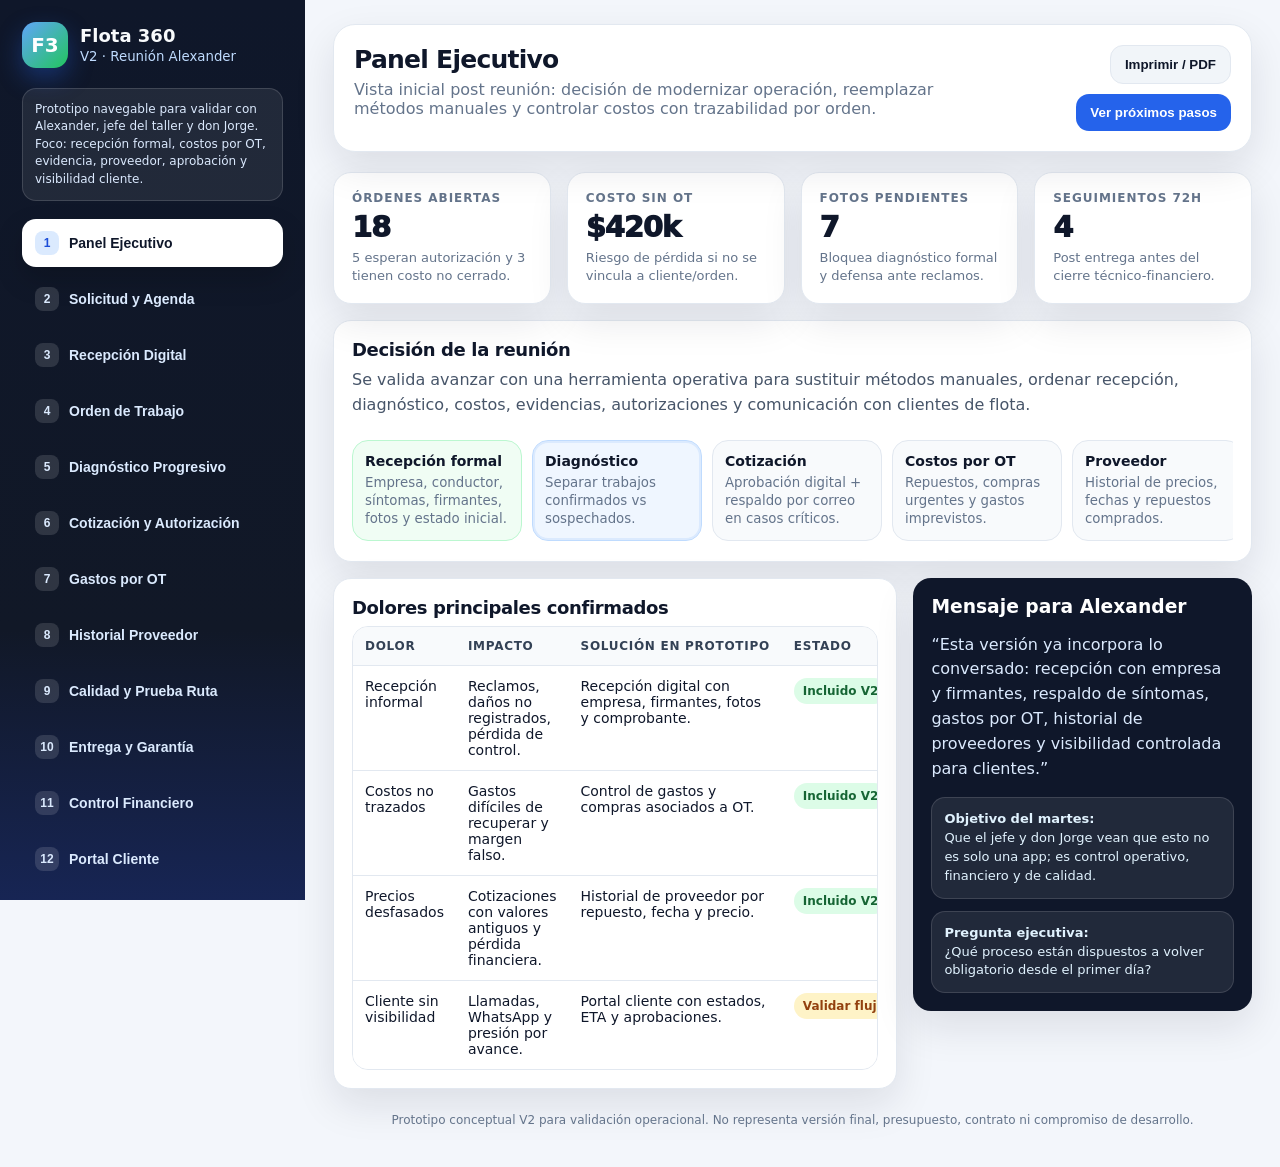
<file: backup_v2_premerge.html>
<!DOCTYPE html>
<html lang="es">
<head>
  <meta charset="UTF-8" />
  <meta name="viewport" content="width=device-width, initial-scale=1.0" />
  <title>Flota 360 — Prototipo V2 Post Reunión Alexander</title>
  <style>
    :root{
      --bg:#0f172a;
      --panel:#111827;
      --panel2:#162033;
      --card:#ffffff;
      --muted:#64748b;
      --text:#0f172a;
      --white:#f8fafc;
      --line:#e2e8f0;
      --blue:#2563eb;
      --blue2:#1d4ed8;
      --amber:#f59e0b;
      --green:#16a34a;
      --red:#dc2626;
      --purple:#7c3aed;
      --softBlue:#eff6ff;
      --softAmber:#fffbeb;
      --softGreen:#f0fdf4;
      --softRed:#fef2f2;
      --radius:18px;
      --shadow:0 16px 40px rgba(15,23,42,.10);
    }
    *{box-sizing:border-box}
    body{
      margin:0;
      font-family:Inter, ui-sans-serif, system-ui, -apple-system, BlinkMacSystemFont, "Segoe UI", sans-serif;
      background:#f3f6fb;
      color:var(--text);
    }
    .app{display:flex; min-height:100vh;}
    aside{
      width:305px;
      background:linear-gradient(180deg,#0f172a,#111827 70%,#172554);
      color:var(--white);
      padding:22px;
      position:fixed;
      top:0; bottom:0; left:0;
      overflow:auto;
    }
    .brand{display:flex;gap:12px;align-items:center;margin-bottom:20px}
    .logo{
      width:46px;height:46px;border-radius:14px;
      display:flex;align-items:center;justify-content:center;
      background:linear-gradient(135deg,#60a5fa,#22c55e);
      color:white;font-weight:900;font-size:20px;
      box-shadow:0 10px 24px rgba(37,99,235,.35)
    }
    .brand h1{font-size:18px;margin:0;line-height:1.1}
    .brand small{display:block;color:#bfdbfe;font-weight:500;margin-top:4px}
    .prototype-tag{
      background:rgba(255,255,255,.08);
      border:1px solid rgba(255,255,255,.14);
      color:#dbeafe;
      border-radius:14px;
      padding:12px;
      font-size:12px;
      line-height:1.45;
      margin-bottom:18px;
    }
    nav{display:flex;flex-direction:column;gap:8px;margin-top:8px}
    .navbtn{
      width:100%; border:0; border-radius:14px; padding:12px 13px;
      background:transparent;color:#dbeafe;text-align:left;cursor:pointer;
      display:flex;gap:10px;align-items:center;font-size:14px;
      transition:.15s ease;
    }
    .navbtn:hover{background:rgba(255,255,255,.08)}
    .navbtn.active{background:white;color:#0f172a;font-weight:800;box-shadow:0 12px 28px rgba(0,0,0,.18)}
    .navnum{
      min-width:24px;height:24px;border-radius:8px;background:rgba(255,255,255,.13);
      display:flex;align-items:center;justify-content:center;font-size:12px;font-weight:800;
    }
    .navbtn.active .navnum{background:#dbeafe;color:#1d4ed8}
    .side-section{margin-top:22px;padding-top:16px;border-top:1px solid rgba(255,255,255,.12)}
    .side-section h3{font-size:12px;color:#93c5fd;text-transform:uppercase;letter-spacing:.08em;margin:0 0 10px}
    .side-pill{display:flex;gap:8px;flex-direction:column;font-size:12px;color:#dbeafe}
    .side-pill span{background:rgba(255,255,255,.08);border:1px solid rgba(255,255,255,.12);padding:9px;border-radius:12px}
    main{margin-left:305px;width:calc(100% - 305px);padding:24px 28px 40px}
    .topbar{
      display:flex;justify-content:space-between;gap:16px;align-items:flex-start;
      background:white;border:1px solid var(--line);box-shadow:var(--shadow);
      border-radius:22px;padding:20px;margin-bottom:20px;position:sticky;top:14px;z-index:10;
    }
    .page-title h2{margin:0;font-size:25px;letter-spacing:-.03em}
    .page-title p{margin:6px 0 0;color:var(--muted);max-width:850px}
    .actions{display:flex;gap:10px;flex-wrap:wrap;justify-content:flex-end}
    button,.btn{
      border:0;border-radius:13px;padding:11px 14px;font-weight:800;cursor:pointer;
      display:inline-flex;align-items:center;gap:8px;text-decoration:none;transition:.15s ease;
    }
    .primary{background:var(--blue);color:white}
    .primary:hover{background:var(--blue2)}
    .ghost{background:#f1f5f9;color:#0f172a;border:1px solid #e2e8f0}
    .danger{background:var(--red);color:white}
    .success{background:var(--green);color:white}
    .section{display:none;animation:fade .2s ease}
    .section.active{display:block}
    @keyframes fade{from{opacity:.6;transform:translateY(4px)}to{opacity:1;transform:translateY(0)}}
    .grid{display:grid;gap:16px}
    .cols-2{grid-template-columns:repeat(2,minmax(0,1fr))}
    .cols-3{grid-template-columns:repeat(3,minmax(0,1fr))}
    .cols-4{grid-template-columns:repeat(4,minmax(0,1fr))}
    .card{
      background:white;border:1px solid var(--line);border-radius:var(--radius);box-shadow:var(--shadow);
      padding:18px;min-width:0;
    }
    .card h3{margin:0 0 8px;font-size:18px;letter-spacing:-.02em}
    .card p{color:#475569;line-height:1.55;margin:0 0 12px}
    .metric{display:flex;flex-direction:column;gap:5px;min-height:132px}
    .metric .label{font-size:12px;text-transform:uppercase;letter-spacing:.08em;color:var(--muted);font-weight:900}
    .metric .value{font-size:29px;font-weight:950;letter-spacing:-.04em}
    .metric .note{font-size:13px;color:#64748b;line-height:1.35}
    .badge{display:inline-flex;align-items:center;gap:6px;padding:6px 9px;border-radius:999px;font-size:12px;font-weight:900;white-space:nowrap}
    .badge.blue{background:#dbeafe;color:#1d4ed8}
    .badge.amber{background:#fef3c7;color:#92400e}
    .badge.green{background:#dcfce7;color:#166534}
    .badge.red{background:#fee2e2;color:#991b1b}
    .badge.purple{background:#ede9fe;color:#5b21b6}
    .split{display:grid;grid-template-columns:1.25fr .75fr;gap:16px;align-items:start}
    .pipeline{display:flex;gap:10px;overflow:auto;padding:10px 0 2px}
    .step{min-width:170px;background:#f8fafc;border:1px solid var(--line);border-radius:16px;padding:12px}
    .step strong{display:block;margin-bottom:5px;font-size:14px}
    .step small{color:#64748b;line-height:1.35;display:block}
    .step.done{background:var(--softGreen);border-color:#bbf7d0}
    .step.current{background:var(--softBlue);border-color:#bfdbfe;box-shadow:inset 0 0 0 2px #dbeafe}
    .step.blocked{background:var(--softRed);border-color:#fecaca}
    .table-wrap{overflow:auto;border:1px solid var(--line);border-radius:16px}
    table{width:100%;border-collapse:collapse;background:white;font-size:14px}
    th,td{padding:12px;border-bottom:1px solid var(--line);text-align:left;vertical-align:top}
    th{background:#f8fafc;color:#334155;font-size:12px;text-transform:uppercase;letter-spacing:.06em;white-space:nowrap}
    tr:last-child td{border-bottom:0}
    .sticky-demo{background:#0f172a;color:white;border-radius:var(--radius);padding:18px;box-shadow:var(--shadow);position:sticky;top:128px}
    .sticky-demo h3{margin:0 0 8px}
    .sticky-demo p{color:#dbeafe;line-height:1.55}
    .prompt{background:rgba(255,255,255,.08);border:1px solid rgba(255,255,255,.13);border-radius:14px;padding:12px;margin-top:12px;color:#e0f2fe;font-size:13px;line-height:1.45}
    .form-grid{display:grid;grid-template-columns:repeat(2,minmax(0,1fr));gap:12px;margin-top:12px}
    label{display:block;font-size:12px;text-transform:uppercase;letter-spacing:.07em;font-weight:900;color:#475569;margin-bottom:6px}
    input,textarea,select{
      width:100%;border:1px solid #cbd5e1;border-radius:13px;padding:11px 12px;font:inherit;background:white;color:#0f172a;
    }
    textarea{min-height:88px;resize:vertical}
    .validation-box{background:#f8fafc;border:1px dashed #cbd5e1;border-radius:16px;padding:14px;margin-top:14px}
    .validation-box h4{margin:0 0 7px}
    .validation-box ul{margin:0;padding-left:18px;color:#475569;line-height:1.55}
    .photo-grid{display:grid;grid-template-columns:repeat(3,1fr);gap:10px;margin-top:12px}
    .photo-placeholder{height:88px;border-radius:14px;border:1px dashed #94a3b8;background:#f8fafc;display:flex;align-items:center;justify-content:center;color:#64748b;font-size:24px;position:relative;overflow:hidden}
    .photo-placeholder small{position:absolute;bottom:7px;left:8px;right:8px;font-size:10px;text-align:center;color:#64748b}
    .alert,.risk,.ok,.info{
      border-radius:16px;padding:13px 14px;line-height:1.45;font-size:14px;
    }
    .alert{background:var(--softAmber);border:1px solid #fde68a;color:#78350f}
    .risk{background:var(--softRed);border:1px solid #fecaca;color:#7f1d1d}
    .ok{background:var(--softGreen);border:1px solid #bbf7d0;color:#14532d}
    .info{background:var(--softBlue);border:1px solid #bfdbfe;color:#1e3a8a}
    .status-card{display:flex;justify-content:space-between;gap:12px;align-items:flex-start;background:#f8fafc;border:1px solid var(--line);border-radius:16px;padding:13px;margin-top:10px}
    .status-card h4{margin:0 0 3px;font-size:14px}
    .status-card p{margin:0;color:#64748b;font-size:13px;line-height:1.38}
    .phone{max-width:390px;width:100%;margin:0 auto;background:#0f172a;border-radius:34px;padding:12px;box-shadow:0 24px 50px rgba(15,23,42,.2)}
    .phone-inner{background:#f8fafc;border-radius:26px;overflow:hidden;min-height:650px;border:1px solid rgba(255,255,255,.15)}
    .phone-head{background:linear-gradient(135deg,#2563eb,#16a34a);color:white;padding:18px}
    .phone-head h3{margin:4px 0 0;font-size:20px}
    .phone-head small{opacity:.9}
    .phone-body{padding:14px;display:flex;flex-direction:column;gap:12px}
    .mobile-card{background:white;border:1px solid var(--line);border-radius:18px;padding:14px;box-shadow:0 10px 24px rgba(15,23,42,.06)}
    .mobile-card h4{margin:0 0 6px;font-size:14px}
    .mobile-card p{font-size:13px;color:#475569;margin:0;line-height:1.4}
    .timeline{display:flex;flex-direction:column;gap:10px}
    .event{border-left:4px solid #2563eb;background:#f8fafc;border-radius:0 14px 14px 0;padding:12px;border-top:1px solid var(--line);border-right:1px solid var(--line);border-bottom:1px solid var(--line)}
    .event strong{display:block}
    .event small{color:#64748b;display:block;margin-top:3px;line-height:1.35}
    .chip-row{display:flex;gap:8px;flex-wrap:wrap;margin-top:10px}
    .chip{border:1px solid #cbd5e1;background:white;border-radius:999px;padding:8px 10px;font-weight:800;font-size:12px;color:#334155}
    .list{display:flex;flex-direction:column;gap:10px;margin-top:12px}
    .mini-kpi{display:grid;grid-template-columns:repeat(3,1fr);gap:10px;margin-top:12px}
    .mini-kpi div{background:#f8fafc;border:1px solid var(--line);border-radius:14px;padding:12px}
    .mini-kpi strong{display:block;font-size:18px;letter-spacing:-.03em}
    .mini-kpi span{font-size:12px;color:#64748b}
    .footer-note{color:#64748b;text-align:center;margin:24px 0 0;font-size:12px}
    @media (max-width:1100px){
      .cols-4{grid-template-columns:repeat(2,1fr)}
      .cols-3{grid-template-columns:repeat(2,1fr)}
      .split{grid-template-columns:1fr}
      .sticky-demo{position:static}
    }
    @media (max-width:760px){
      .app{display:block}
      aside{position:relative;width:100%;height:auto;border-radius:0 0 24px 24px}
      nav{display:grid;grid-template-columns:repeat(2,1fr)}
      .navbtn{font-size:12px;padding:10px}
      main{margin-left:0;width:100%;padding:14px}
      .topbar{position:relative;top:0;display:block;padding:16px}
      .actions{margin-top:12px;justify-content:flex-start}
      .grid,.cols-2,.cols-3,.cols-4{grid-template-columns:1fr}
      .form-grid{grid-template-columns:1fr}
      .photo-grid{grid-template-columns:repeat(2,1fr)}
      .phone{max-width:100%}
      .page-title h2{font-size:22px}
      table{font-size:13px}
    }
    @media print{
      aside,.actions,#toast{display:none!important}
      main{margin:0;width:100%;padding:0}
      .section{display:block!important;page-break-inside:avoid;margin-bottom:16px}
      .topbar{position:static;box-shadow:none;border:0}
      .card{box-shadow:none}
    }
  </style>
</head>
<body>
<div class="app">
  <aside>
    <div class="brand">
      <div class="logo">F3</div>
      <div><h1>Flota 360</h1><small>V2 · Reunión Alexander</small></div>
    </div>
    <div class="prototype-tag">
      Prototipo navegable para validar con Alexander, jefe del taller y don Jorge. Foco: recepción formal, costos por OT, evidencia, proveedor, aprobación y visibilidad cliente.
    </div>
    <nav id="nav"></nav>
    <div class="side-section">
      <h3>Reglas no negociables</h3>
      <div class="side-pill">
        <span>✅ Recepción con empresa, conductor y firmantes.</span>
        <span>✅ Gasto, repuesto o compra siempre asociado a OT.</span>
        <span>✅ Diagnóstico con evidencia antes de cotizar.</span>
        <span>✅ Daño oculto requiere respaldo formal por correo.</span>
        <span>✅ Entrega con checklist, fotos, prueba de ruta y seguimiento 72h.</span>
      </div>
    </div>
  </aside>

  <main>
    <div class="topbar">
      <div class="page-title">
        <h2 id="title">Panel Ejecutivo</h2>
        <p id="subtitle">Vista inicial post reunión: decisión de modernizar operación, reemplazar métodos manuales y controlar costos con trazabilidad por orden.</p>
      </div>
      <div class="actions">
        <button class="ghost" onclick="window.print()">Imprimir / PDF</button>
        <button class="primary" onclick="openSection('proximos')">Ver próximos pasos</button>
      </div>
    </div>

    <section id="dashboard" class="section active">
      <div class="grid cols-4">
        <div class="card metric"><span class="label">Órdenes abiertas</span><span class="value">18</span><span class="note">5 esperan autorización y 3 tienen costo no cerrado.</span></div>
        <div class="card metric"><span class="label">Costo sin OT</span><span class="value">$420k</span><span class="note">Riesgo de pérdida si no se vincula a cliente/orden.</span></div>
        <div class="card metric"><span class="label">Fotos pendientes</span><span class="value">7</span><span class="note">Bloquea diagnóstico formal y defensa ante reclamos.</span></div>
        <div class="card metric"><span class="label">Seguimientos 72h</span><span class="value">4</span><span class="note">Post entrega antes del cierre técnico-financiero.</span></div>
      </div>

      <div class="card" style="margin-top:16px">
        <h3>Decisión de la reunión</h3>
        <p>Se valida avanzar con una herramienta operativa para sustituir métodos manuales, ordenar recepción, diagnóstico, costos, evidencias, autorizaciones y comunicación con clientes de flota.</p>
        <div class="pipeline">
          <div class="step done"><strong>Recepción formal</strong><small>Empresa, conductor, síntomas, firmantes, fotos y estado inicial.</small></div>
          <div class="step current"><strong>Diagnóstico</strong><small>Separar trabajos confirmados vs sospechados.</small></div>
          <div class="step"><strong>Cotización</strong><small>Aprobación digital + respaldo por correo en casos críticos.</small></div>
          <div class="step"><strong>Costos por OT</strong><small>Repuestos, compras urgentes y gastos imprevistos.</small></div>
          <div class="step"><strong>Proveedor</strong><small>Historial de precios, fechas y repuestos comprados.</small></div>
          <div class="step"><strong>Calidad</strong><small>Checklist, fotos, prueba ruta y entrega formal.</small></div>
          <div class="step"><strong>Portal cliente</strong><small>Visibilidad restringida para gestor de flota.</small></div>
        </div>
      </div>

      <div class="split" style="margin-top:16px">
        <div class="card">
          <h3>Dolores principales confirmados</h3>
          <div class="table-wrap">
            <table>
              <thead><tr><th>Dolor</th><th>Impacto</th><th>Solución en prototipo</th><th>Estado</th></tr></thead>
              <tbody>
                <tr><td>Recepción informal</td><td>Reclamos, daños no registrados, pérdida de control.</td><td>Recepción digital con empresa, firmantes, fotos y comprobante.</td><td><span class="badge green">Incluido V2</span></td></tr>
                <tr><td>Costos no trazados</td><td>Gastos difíciles de recuperar y margen falso.</td><td>Control de gastos y compras asociados a OT.</td><td><span class="badge green">Incluido V2</span></td></tr>
                <tr><td>Precios desfasados</td><td>Cotizaciones con valores antiguos y pérdida financiera.</td><td>Historial de proveedor por repuesto, fecha y precio.</td><td><span class="badge green">Incluido V2</span></td></tr>
                <tr><td>Cliente sin visibilidad</td><td>Llamadas, WhatsApp y presión por avance.</td><td>Portal cliente con estados, ETA y aprobaciones.</td><td><span class="badge amber">Validar flujo real</span></td></tr>
              </tbody>
            </table>
          </div>
        </div>
        <div class="sticky-demo">
          <h3>Mensaje para Alexander</h3>
          <p>“Esta versión ya incorpora lo conversado: recepción con empresa y firmantes, respaldo de síntomas, gastos por OT, historial de proveedores y visibilidad controlada para clientes.”</p>
          <div class="prompt"><strong>Objetivo del martes:</strong><br>Que el jefe y don Jorge vean que esto no es solo una app; es control operativo, financiero y de calidad.</div>
          <div class="prompt"><strong>Pregunta ejecutiva:</strong><br>¿Qué proceso están dispuestos a volver obligatorio desde el primer día?</div>
        </div>
      </div>
    </section>

    <section id="solicitud" class="section">
      <div class="split">
        <div class="card">
          <h3>Nueva solicitud de servicio</h3>
          <p>Captura mínima antes de recibir el vehículo. Sirve para ordenar prioridad, fecha, contacto y expectativa del cliente.</p>
          <div class="form-grid">
            <div><label>Empresa cliente</label><input value="Logística Andes SpA"></div>
            <div><label>Contacto / decisor</label><input value="María Torres — Encargada de Flota"></div>
            <div><label>Vehículo</label><input value="KIA K2700 — Patente LLBB-42"></div>
            <div><label>Prioridad</label><select><option>Alta — vehículo detenido</option><option>Media — requiere agenda</option><option>Baja — mantenimiento preventivo</option></select></div>
            <div><label>Fecha sugerida de ingreso</label><input type="date" value="2026-06-30"></div>
            <div><label>Canal origen</label><select><option>WhatsApp</option><option>Correo</option><option>Portal cliente</option><option>Teléfono</option></select></div>
            <div style="grid-column:1/-1"><label>Síntoma reportado por cliente</label><textarea>Ruido al frenar, pérdida de potencia y mantenimiento preventivo vencido.</textarea></div>
          </div>
          <div class="validation-box">
            <h4>Validar con Alexander</h4>
            <ul>
              <li>¿El cliente entra por WhatsApp, llamada, correo o visita directa?</li>
              <li>¿En qué momento debe ver información el gestor de flota?</li>
              <li>¿Quién decide si un vehículo ingresa o queda pendiente de agenda?</li>
            </ul>
          </div>
        </div>
        <div class="card">
          <h3>Agenda operativa</h3>
          <div class="timeline">
            <div class="event"><strong>08:30 — Recepción programada</strong><small>Logística Andes · KIA K2700 · Responsable: Pedro · requiere firma.</small></div>
            <div class="event"><strong>10:00 — Diagnóstico express</strong><small>Seguridad Norte · Hilux · Mecánico: Carlos · fotos obligatorias.</small></div>
            <div class="event"><strong>12:30 — Entrega comprometida</strong><small>Fumigaciones Delta · NP300 · prueba de ruta pendiente.</small></div>
            <div class="event"><strong>15:00 — Compra de repuestos</strong><small>Proveedor: Repuestos Centro · debe vincularse a OT.</small></div>
          </div>
          <div class="alert" style="margin-top:14px"><strong>Riesgo:</strong> si la agenda no separa diagnóstico, ejecución y entrega, el taller promete fechas sin capacidad real.</div>
        </div>
      </div>
    </section>

    <section id="recepcion" class="section">
      <div class="split">
        <div class="card">
          <h3>Recepción digital del vehículo</h3>
          <p>Actualización V2: se incorpora empresa, firmantes, autorización de entrada y síntoma reportado por el conductor.</p>
          <div class="form-grid">
            <div><label>Empresa</label><input value="Logística Andes SpA"></div>
            <div><label>RUT / ID empresa</label><input value="76.111.222-3"></div>
            <div><label>Conductor</label><input value="Luis Méndez"></div>
            <div><label>Patente</label><input value="LLBB-42"></div>
            <div><label>Kilometraje ingreso</label><input value="82.450 km"></div>
            <div><label>Combustible ingreso</label><select><option>1/2 estanque</option><option>1/4</option><option>3/4</option><option>Lleno</option></select></div>
            <div><label>Firma recepción taller</label><input value="Pedro Gutiérrez — Jefe de patio"></div>
            <div><label>Autoriza entrada vehículo</label><input value="María Torres — Gestora de flota"></div>
            <div style="grid-column:1/-1"><label>Síntoma reportado por conductor</label><textarea>Al frenar se escucha ruido metálico. El conductor indica pérdida de potencia en subida y vibración sobre 80 km/h.</textarea></div>
            <div style="grid-column:1/-1"><label>Pertenencias declaradas</label><input value="Extintor, gata, triángulo, rueda de repuesto, chaleco reflectante"></div>
            <div style="grid-column:1/-1"><label>Daños preexistentes</label><textarea>Rayón lateral derecho, parachoques trasero con golpe leve, espejo izquierdo rayado.</textarea></div>
          </div>
          <div class="photo-grid">
            <div class="photo-placeholder">📷<small>Frontal</small></div><div class="photo-placeholder">📷<small>Lateral derecho</small></div><div class="photo-placeholder">📷<small>Lateral izquierdo</small></div>
            <div class="photo-placeholder">📷<small>Trasera</small></div><div class="photo-placeholder">📷<small>Tablero/km</small></div><div class="photo-placeholder">📷<small>Daño declarado</small></div>
          </div>
          <div class="validation-box">
            <h4>Decisión pendiente</h4>
            <ul>
              <li>Definir si firma el conductor, el gestor de flota o ambos.</li>
              <li>Definir si la autorización de entrada se hace digital, correo o ambas.</li>
              <li>Definir qué fotos son obligatorias antes de crear la OT.</li>
            </ul>
          </div>
        </div>
        <div class="phone">
          <div class="phone-inner">
            <div class="phone-head"><small>Vista móvil · recepción</small><h3>Ingreso LLBB-42</h3></div>
            <div class="phone-body">
              <div class="mobile-card"><h4>Empresa</h4><p>Logística Andes SpA · Contacto: María Torres</p></div>
              <div class="mobile-card"><h4>Firmantes</h4><p><span class="badge green">Taller firmado</span> <span class="badge amber">Cliente pendiente</span></p></div>
              <div class="mobile-card"><h4>Síntoma conductor</h4><p>Ruido metálico al frenar + vibración sobre 80 km/h.</p></div>
              <button class="primary" onclick="toast('Orden de trabajo creada en modo demo')" style="justify-content:center">Crear orden de trabajo</button>
              <button class="ghost" onclick="toast('Comprobante enviado al correo del cliente')" style="justify-content:center">Enviar comprobante</button>
              <div class="risk"><strong>No negociable:</strong> sin recepción formal, el taller asume riesgo por daños previos, pertenencias y reclamos.</div>
            </div>
          </div>
        </div>
      </div>
    </section>

    <section id="orden" class="section">
      <div class="card">
        <h3>Orden de trabajo — OT-1048</h3>
        <p>La OT concentra trazabilidad técnica, comercial y financiera. Cada responsable queda registrado para rendición de cuentas.</p>
        <div class="grid cols-3">
          <div class="status-card"><div><h4>Cliente</h4><p>Logística Andes · flota 62 vehículos · pago 30 días.</p></div><span class="badge blue">Contrato marco</span></div>
          <div class="status-card"><div><h4>Responsable OT</h4><p>Pedro Gutiérrez · responde por recepción, avance y cierre.</p></div><span class="badge green">Asignado</span></div>
          <div class="status-card"><div><h4>Estado</h4><p>Diagnóstico preliminar listo; cotización parcial pendiente.</p></div><span class="badge amber">En curso</span></div>
        </div>
        <div class="pipeline" style="margin-top:16px">
          <div class="step done"><strong>Recepción</strong><small>Empresa, firmantes, fotos y síntoma registrados.</small></div>
          <div class="step current"><strong>Diagnóstico</strong><small>Confirmado vs sospechado.</small></div>
          <div class="step"><strong>Cotización</strong><small>Mano de obra, repuestos, gastos externos.</small></div>
          <div class="step blocked"><strong>Bloqueo</strong><small>No ejecutar adicional sin autorización.</small></div>
          <div class="step"><strong>Calidad</strong><small>Checklist final y prueba de ruta.</small></div>
          <div class="step"><strong>Cierre</strong><small>Entrega, garantía, seguimiento 72h y factura.</small></div>
        </div>
      </div>

      <div class="grid cols-2" style="margin-top:16px">
        <div class="card">
          <h3>Bitácora de la OT</h3>
          <div class="timeline">
            <div class="event"><strong>08:42 — Recepción firmada por taller</strong><small>Responsable: Pedro · conductor presente · fotos iniciales cargadas.</small></div>
            <div class="event"><strong>09:20 — Diagnóstico preliminar</strong><small>Mecánico: Carlos · pastillas delanteras con desgaste crítico confirmado.</small></div>
            <div class="event"><strong>10:10 — Hallazgo sospechado</strong><small>Vibración puede venir de soporte motor o balanceo. Requiere prueba adicional.</small></div>
            <div class="event"><strong>10:45 — Compra urgente registrada</strong><small>Filtro aceite comprado sin stock interno · vinculado a OT-1048.</small></div>
          </div>
        </div>
        <div class="card">
          <h3>Controles obligatorios</h3>
          <div class="status-card"><div><h4>Responsable por garantía</h4><p>Debe quedar asignado para trazabilidad ante reingresos.</p></div><span class="badge green">Pedro</span></div>
          <div class="status-card"><div><h4>Respaldo correo</h4><p>Obligatorio ante daños ocultos o cambios de alcance.</p></div><span class="badge amber">Pendiente</span></div>
          <div class="status-card"><div><h4>Gasto asociado</h4><p>No se acepta compra sin OT o centro de costo temporal.</p></div><span class="badge green">Activo</span></div>
        </div>
      </div>
    </section>

    <section id="diagnostico" class="section">
      <div class="grid cols-2">
        <div class="card">
          <h3>Diagnóstico técnico conectado a comercial</h3>
          <p>Se separan trabajos confirmados de trabajos sospechados para no inflar expectativas ni ejecutar sin evidencia.</p>
          <div class="table-wrap">
            <table>
              <thead><tr><th>Ítem</th><th>Tipo</th><th>Evidencia</th><th>Acción comercial</th></tr></thead>
              <tbody>
                <tr><td>Pastillas delanteras</td><td><span class="badge green">Confirmado</span></td><td>Foto desgaste + medición</td><td>Cotizar cambio inmediato</td></tr>
                <tr><td>Discos delanteros</td><td><span class="badge amber">Sospechado</span></td><td>Requiere medición espesor</td><td>Informar posible adicional</td></tr>
                <tr><td>Vibración sobre 80 km/h</td><td><span class="badge amber">Sospechado</span></td><td>Prueba ruta pendiente</td><td>No cotizar definitivo aún</td></tr>
                <tr><td>Filtro aceite</td><td><span class="badge green">Confirmado</span></td><td>Mantenimiento vencido</td><td>Cotizar preventivo</td></tr>
              </tbody>
            </table>
          </div>
          <div class="info" style="margin-top:14px"><strong>Uso en venta:</strong> esta pantalla muestra profesionalismo porque el cliente entiende qué es certeza, qué es hipótesis y qué requiere autorización adicional.</div>
        </div>
        <div class="card">
          <h3>Proceso fotográfico del diagnóstico</h3>
          <p>Decisión pendiente del grupo: definir si las fotos las carga el mecánico o el jefe de patio.</p>
          <div class="photo-grid">
            <div class="photo-placeholder">📷<small>Pastilla externa</small></div><div class="photo-placeholder">📷<small>Disco</small></div><div class="photo-placeholder">📷<small>Filtro</small></div>
            <div class="photo-placeholder">📷<small>Soporte motor</small></div><div class="photo-placeholder">📷<small>Scanner</small></div><div class="photo-placeholder">📷<small>Prueba ruta</small></div>
          </div>
          <div class="validation-box">
            <h4>Parámetro a definir</h4>
            <ul>
              <li>¿Mecánico sube evidencia desde móvil o jefe de patio valida y carga?</li>
              <li>¿Qué fotos son obligatorias por tipo de trabajo?</li>
              <li>¿Quién aprueba que el diagnóstico está listo para cotizar?</li>
            </ul>
          </div>
        </div>
      </div>
    </section>

    <section id="autorizacion" class="section">
      <div class="split">
        <div class="card">
          <h3>Cotización y autorización</h3>
          <p>La aprobación digital acelera el proceso, pero V2 contempla respaldo formal por correo cuando hay daño oculto o cambio de alcance.</p>
          <div class="table-wrap">
            <table>
              <thead><tr><th>Concepto</th><th>Tipo</th><th>Valor</th><th>Estado</th></tr></thead>
              <tbody>
                <tr><td>Cambio pastillas delanteras</td><td>Confirmado</td><td>$126.000</td><td><span class="badge green">Aprobable</span></td></tr>
                <tr><td>Mantenimiento preventivo</td><td>Confirmado</td><td>$106.950</td><td><span class="badge green">Aprobable</span></td></tr>
                <tr><td>Rectificado discos</td><td>Condicional</td><td>$75.000</td><td><span class="badge amber">Requiere medición</span></td></tr>
                <tr><td>Soporte motor</td><td>Sospechado</td><td>Por definir</td><td><span class="badge red">No ejecutar</span></td></tr>
              </tbody>
            </table>
          </div>
          <div class="mini-kpi">
            <div><strong>$232.950</strong><span>Total confirmado</span></div>
            <div><strong>$75.000</strong><span>Posible adicional</span></div>
            <div><strong>30 días</strong><span>Plazo pago cliente</span></div>
          </div>
          <div class="alert" style="margin-top:14px"><strong>Regla:</strong> un daño oculto debe quedar justificado con evidencia, cotización, aprobación y respaldo por correo antes de ejecutar.</div>
        </div>
        <div class="phone">
          <div class="phone-inner">
            <div class="phone-head"><small>Vista cliente · aprobación</small><h3>Cotización LLBB-42</h3></div>
            <div class="phone-body">
              <div class="mobile-card"><h4>Trabajos confirmados</h4><p>Pastillas + mantenimiento preventivo: $232.950.</p></div>
              <div class="mobile-card"><h4>Trabajos sospechados</h4><p>Vibración requiere prueba adicional. No se ejecutará sin nueva autorización.</p></div>
              <button class="success" onclick="toast('Aprobación registrada en modo demo')" style="justify-content:center">Aprobar confirmado</button>
              <button class="ghost" onclick="toast('Correo de respaldo generado')" style="justify-content:center">Enviar respaldo por correo</button>
              <button class="danger" onclick="toast('Rechazo registrado en bitácora')" style="justify-content:center">Rechazar</button>
              <div class="mobile-card"><h4>Visibilidad restringida</h4><p>El cliente solo ve sus vehículos, estados, cotizaciones, evidencias y ETA.</p></div>
            </div>
          </div>
        </div>
      </div>
    </section>

    <section id="gastos" class="section">
      <div class="grid cols-2">
        <div class="card">
          <h3>Control de gastos vinculados a OT</h3>
          <p>Actualización crítica: cada gasto debe quedar asociado a una orden de trabajo específica o a un centro de costo temporal hasta regularizarlo.</p>
          <div class="form-grid">
            <div><label>Orden de trabajo</label><select><option>OT-1048 · LLBB-42</option><option>OT-1049 · JRCC-18</option><option>Sin OT inmediata · Pendiente regularizar</option></select></div>
            <div><label>Tipo gasto</label><select><option>Repuesto</option><option>Servicio externo</option><option>Traslado</option><option>Insumo taller</option><option>Compra urgente</option></select></div>
            <div><label>Proveedor</label><input value="Repuestos Centro"></div>
            <div><label>Monto</label><input value="$18.900"></div>
            <div><label>Fecha compra</label><input type="date" value="2026-06-30"></div>
            <div><label>Recuperable al cliente</label><select><option>Sí, va en cotización</option><option>No, costo interno</option><option>Por validar</option></select></div>
            <div style="grid-column:1/-1"><label>Observación</label><textarea>Filtro comprado por urgencia porque no había stock interno. Debe aparecer en margen de OT-1048.</textarea></div>
          </div>
          <div class="risk" style="margin-top:14px"><strong>Dolor que resuelve:</strong> compras realizadas sin seguimiento que después no se cobran o destruyen el margen real de la orden.</div>
        </div>
        <div class="card">
          <h3>Gastos recientes</h3>
          <div class="table-wrap">
            <table>
              <thead><tr><th>Fecha</th><th>Gasto</th><th>Proveedor</th><th>Monto</th><th>OT</th><th>Estado</th></tr></thead>
              <tbody>
                <tr><td>30/06</td><td>Filtro aceite</td><td>Repuestos Centro</td><td>$18.900</td><td>OT-1048</td><td><span class="badge green">Vinculado</span></td></tr>
                <tr><td>30/06</td><td>Rectificado</td><td>Torno Express</td><td>$75.000</td><td>OT-1048</td><td><span class="badge amber">Requiere aprobación</span></td></tr>
                <tr><td>29/06</td><td>Traslado repuesto</td><td>Courier local</td><td>$8.000</td><td>Sin OT</td><td><span class="badge red">Regularizar</span></td></tr>
                <tr><td>29/06</td><td>Pastillas freno</td><td>Distribuidora Sur</td><td>$52.000</td><td>OT-1049</td><td><span class="badge green">Vinculado</span></td></tr>
              </tbody>
            </table>
          </div>
          <div class="alert" style="margin-top:14px"><strong>Validar:</strong> definir quién puede registrar gastos, quién aprueba compras urgentes y cuándo se bloquea una OT por costo no autorizado.</div>
        </div>
      </div>
    </section>

    <section id="proveedores" class="section">
      <div class="split">
        <div class="card">
          <h3>Historial de proveedor</h3>
          <p>Nuevo módulo solicitado por Alexander para consultar compras históricas por proveedor, repuesto, valor y fecha.</p>
          <div class="form-grid">
            <div><label>Buscar proveedor</label><input value="Repuestos Centro"></div>
            <div><label>Buscar repuesto</label><input value="Pastillas freno KIA K2700"></div>
          </div>
          <div class="table-wrap" style="margin-top:14px">
            <table>
              <thead><tr><th>Fecha</th><th>Proveedor</th><th>Producto</th><th>Valor</th><th>OT</th><th>Observación</th></tr></thead>
              <tbody>
                <tr><td>30/06/2026</td><td>Repuestos Centro</td><td>Filtro aceite KIA K2700</td><td>$18.900</td><td>OT-1048</td><td>Compra urgente</td></tr>
                <tr><td>14/06/2026</td><td>Repuestos Centro</td><td>Pastillas freno KIA K2700</td><td>$52.000</td><td>OT-1031</td><td>Disponible mismo día</td></tr>
                <tr><td>03/05/2026</td><td>Distribuidora Sur</td><td>Pastillas freno KIA K2700</td><td>$47.500</td><td>OT-0988</td><td>Precio anterior</td></tr>
                <tr><td>19/04/2026</td><td>Repuestos Centro</td><td>Disco freno KIA K2700</td><td>$68.000</td><td>OT-0944</td><td>Sin garantía extendida</td></tr>
              </tbody>
            </table>
          </div>
        </div>
        <div class="card">
          <h3>Uso del historial en cotización</h3>
          <div class="ok"><strong>Beneficio:</strong> evita presupuestar con precios desfasados y permite comparar proveedores antes de enviar una cotización al cliente.</div>
          <br>
          <div class="status-card"><div><h4>Último precio</h4><p>Pastillas KIA K2700 compradas a $52.000 el 14/06/2026.</p></div><span class="badge blue">Referencia</span></div>
          <div class="status-card"><div><h4>Variación de mercado</h4><p>Precio anterior $47.500. Diferencia +9,5%.</p></div><span class="badge amber">Actualizar</span></div>
          <div class="status-card"><div><h4>Riesgo financiero</h4><p>Si se cotiza con precio antiguo, el margen queda artificialmente alto.</p></div><span class="badge red">Crítico</span></div>
          <div class="validation-box">
            <h4>Preguntas para el dueño</h4>
            <ul>
              <li>¿Quién compra hoy los repuestos?</li>
              <li>¿Cómo se decide el proveedor?</li>
              <li>¿Qué pasa si el precio cambia después de cotizar?</li>
            </ul>
          </div>
        </div>
      </div>
    </section>

    <section id="calidad" class="section">
      <div class="grid cols-2">
        <div class="card">
          <h3>Ejecución y control de calidad</h3>
          <p>El encargado debe documentar evidencia de instalación, checklist final, prueba estática y prueba de ruta cuando corresponda.</p>
          <div class="table-wrap">
            <table>
              <thead><tr><th>Control</th><th>Responsable</th><th>Evidencia</th><th>Estado</th></tr></thead>
              <tbody>
                <tr><td>Repuesto antiguo retirado</td><td>Mecánico Carlos</td><td>Foto</td><td><span class="badge green">Completo</span></td></tr>
                <tr><td>Repuesto nuevo instalado</td><td>Mecánico Carlos</td><td>Foto + factura proveedor</td><td><span class="badge green">Completo</span></td></tr>
                <tr><td>Torque / revisión final</td><td>Jefe de patio</td><td>Checklist</td><td><span class="badge amber">Pendiente</span></td></tr>
                <tr><td>Prueba estática</td><td>Jefe de patio</td><td>Checklist</td><td><span class="badge amber">Pendiente</span></td></tr>
                <tr><td>Prueba de ruta</td><td>Encargado asignado</td><td>Km salida/llegada + observación</td><td><span class="badge red">Bloqueante</span></td></tr>
              </tbody>
            </table>
          </div>
        </div>
        <div class="card">
          <h3>Checklist de entrega final</h3>
          <div class="status-card"><div><h4>Fotos finales</h4><p>Exterior, tablero, área intervenida y repuesto instalado.</p></div><span class="badge amber">Pendiente</span></div>
          <div class="status-card"><div><h4>Prueba de ruta</h4><p>Obligatoria para frenos, dirección, suspensión, motor o vibraciones.</p></div><span class="badge red">Bloquea entrega</span></div>
          <div class="status-card"><div><h4>Informe final</h4><p>Trabajos ejecutados, pendientes no autorizados, repuestos y garantía.</p></div><span class="badge amber">Pendiente</span></div>
          <div class="status-card"><div><h4>Firma conformidad</h4><p>Cliente o conductor acepta recepción del vehículo.</p></div><span class="badge amber">Pendiente</span></div>
          <div class="ok" style="margin-top:14px"><strong>Objetivo:</strong> reducir reclamos, retrabajos y garantías mal documentadas.</div>
        </div>
      </div>
    </section>

    <section id="entrega" class="section">
      <div class="split">
        <div class="card">
          <h3>Entrega, garantía y seguimiento</h3>
          <p>La entrega incluye kilometraje, combustible, observaciones, garantía técnica de 30 días y seguimiento automático de 72 horas.</p>
          <div class="form-grid">
            <div><label>Kilometraje entrega</label><input value="82.468 km"></div>
            <div><label>Combustible entrega</label><select><option>1/2 estanque</option><option>1/4</option><option>3/4</option><option>Lleno</option></select></div>
            <div><label>Retira vehículo</label><input value="Luis Méndez — conductor"></div>
            <div><label>Garantía técnica</label><select><option>30 días</option><option>Sin garantía</option><option>Garantía especial proveedor</option></select></div>
            <div style="grid-column:1/-1"><label>Observaciones de entrega</label><textarea>Frenos operativos. Se recomienda revisar soporte motor si persiste vibración. El cliente no autorizó evaluación adicional por ahora.</textarea></div>
          </div>
          <div class="photo-grid">
            <div class="photo-placeholder">📷<small>Tablero entrega</small></div><div class="photo-placeholder">📷<small>Trabajo final</small></div><div class="photo-placeholder">📷<small>Exterior entrega</small></div>
          </div>
        </div>
        <div class="phone">
          <div class="phone-inner">
            <div class="phone-head"><small>Vista móvil · cierre</small><h3>Entrega LLBB-42</h3></div>
            <div class="phone-body">
              <div class="mobile-card"><h4>Checklist final</h4><p><span class="badge green">Fotos</span> <span class="badge amber">Prueba ruta</span> <span class="badge green">Informe</span></p></div>
              <div class="mobile-card"><h4>Garantía</h4><p>30 días sobre trabajos ejecutados y repuestos instalados.</p></div>
              <div class="mobile-card"><h4>Seguimiento automático</h4><p>Programado para 72 horas post entrega antes del cierre técnico-financiero.</p></div>
              <button class="primary" onclick="toast('Entrega registrada en modo demo')" style="justify-content:center">Registrar entrega</button>
              <button class="ghost" onclick="toast('Seguimiento 72h programado')" style="justify-content:center">Programar seguimiento 72h</button>
            </div>
          </div>
        </div>
      </div>
    </section>

    <section id="finanzas" class="section">
      <div class="grid cols-4">
        <div class="card metric"><span class="label">Venta OT-1048</span><span class="value">$232.950</span><span class="note">Trabajos confirmados aprobables.</span></div>
        <div class="card metric"><span class="label">Costo directo</span><span class="value">$99.500</span><span class="note">Repuestos + insumos + compra urgente.</span></div>
        <div class="card metric"><span class="label">Margen estimado</span><span class="value">57%</span><span class="note">Antes de gastos fijos y cobranza.</span></div>
        <div class="card metric"><span class="label">Cobranza</span><span class="value">30 días</span><span class="note">No confundir facturación con caja.</span></div>
      </div>
      <div class="grid cols-2" style="margin-top:16px">
        <div class="card">
          <h3>Margen por orden</h3>
          <div class="table-wrap">
            <table>
              <thead><tr><th>OT</th><th>Cliente</th><th>Venta</th><th>Costo directo</th><th>Gasto no previsto</th><th>Margen</th></tr></thead>
              <tbody>
                <tr><td>OT-1048</td><td>Logística Andes</td><td>$232.950</td><td>$99.500</td><td>$18.900</td><td>57%</td></tr>
                <tr><td>OT-1049</td><td>Seguridad Norte</td><td>$730.000</td><td>$490.000</td><td>$0</td><td>33%</td></tr>
                <tr><td>OT-1050</td><td>Servicios Técnicos RM</td><td>$215.000</td><td>$160.000</td><td>$8.000</td><td>22%</td></tr>
              </tbody>
            </table>
          </div>
        </div>
        <div class="card">
          <h3>Parámetros financieros por definir</h3>
          <div class="risk"><strong>Riesgo confirmado:</strong> el taller no tiene una gestión clara de flujo de caja. Sin este control, se puede vender mucho y quedarse sin caja.</div>
          <br>
          <div class="status-card"><div><h4>Plazos de pago</h4><p>Definir 0, 15, 30, 45 o 60 días por cliente.</p></div><span class="badge amber">Pendiente</span></div>
          <div class="status-card"><div><h4>Márgenes mínimos</h4><p>Separar mano de obra, repuestos, servicios externos y gastos menores.</p></div><span class="badge amber">Pendiente</span></div>
          <div class="status-card"><div><h4>Compras sin OT</h4><p>Definir regla de regularización y autorización.</p></div><span class="badge red">Crítico</span></div>
        </div>
      </div>
    </section>

    <section id="portal" class="section">
      <div class="split">
        <div class="card">
          <h3>Portal del cliente — visibilidad restringida</h3>
          <p>El gestor de flota no ve la operación completa del taller. Solo ve sus vehículos, estados, ETA, evidencias permitidas y acciones pendientes.</p>
          <div class="table-wrap">
            <table>
              <thead><tr><th>Vehículo</th><th>Estado</th><th>Próxima acción</th><th>Responsable</th><th>ETA</th></tr></thead>
              <tbody>
                <tr><td>LLBB-42</td><td><span class="badge amber">Esperando autorización</span></td><td>Aprobar trabajos confirmados</td><td>María Torres</td><td>Hoy 13:00</td></tr>
                <tr><td>JRCC-18</td><td><span class="badge blue">En diagnóstico</span></td><td>Revisión técnica</td><td>Taller</td><td>Mañana 10:00</td></tr>
                <tr><td>PKDD-90</td><td><span class="badge green">Listo para retiro</span></td><td>Coordinar entrega</td><td>Cliente</td><td>Hoy 17:30</td></tr>
              </tbody>
            </table>
          </div>
          <div class="validation-box">
            <h4>Alexander debe investigar</h4>
            <ul>
              <li>¿Cómo es el flujo real de ingreso e inicio de trabajo?</li>
              <li>¿Qué estado debería ver el cliente y cuál debe ser interno?</li>
              <li>¿Quién aprueba cotizaciones: conductor, gestor de flota o dueño?</li>
            </ul>
          </div>
        </div>
        <div class="phone">
          <div class="phone-inner">
            <div class="phone-head"><small>Vista cliente</small><h3>Mi flota en taller</h3></div>
            <div class="phone-body">
              <div class="mobile-card"><h4>LLBB-42 · KIA K2700</h4><p><span class="badge amber">Tu aprobación detiene el avance</span></p></div>
              <div class="mobile-card"><h4>Cotización pendiente</h4><p>Trabajos confirmados: $232.950. Posible adicional no autorizado: $75.000.</p></div>
              <button class="success" onclick="toast('Cliente aprobó en modo demo')" style="justify-content:center">Aprobar</button>
              <button class="danger" onclick="toast('Cliente rechazó en modo demo')" style="justify-content:center">Rechazar</button>
              <div class="mobile-card"><h4>Evidencia visible</h4><p>Fotos iniciales, diagnóstico confirmado, cotización y fecha estimada de entrega.</p></div>
            </div>
          </div>
        </div>
      </div>
    </section>

    <section id="parametros" class="section">
      <div class="grid cols-2">
        <div class="card">
          <h3>Parámetros del negocio por definir</h3>
          <p>Antes de construir software completo, se deben cerrar definiciones operativas con el dueño del taller.</p>
          <div class="status-card"><div><h4>Flujos de autorización</h4><p>Quién aprueba desarme, diagnóstico, cotización y cambios de alcance.</p></div><span class="badge red">Crítico</span></div>
          <div class="status-card"><div><h4>Perfiles de usuario</h4><p>Dueño, jefe de patio, mecánico, compras, administración, cliente.</p></div><span class="badge amber">Definir</span></div>
          <div class="status-card"><div><h4>Plazos de pago</h4><p>Condiciones por cliente y bloqueo por deuda.</p></div><span class="badge amber">Definir</span></div>
          <div class="status-card"><div><h4>Capacidad de carga</h4><p>Vehículos por día, bahías, mecánicos y trabajos por especialidad.</p></div><span class="badge amber">Definir</span></div>
          <div class="status-card"><div><h4>Márgenes por cliente</h4><p>Mano de obra, repuestos, servicios externos y gastos no previstos.</p></div><span class="badge red">Crítico</span></div>
        </div>
        <div class="card">
          <h3>Perfiles sugeridos</h3>
          <div class="table-wrap">
            <table>
              <thead><tr><th>Perfil</th><th>Puede ver</th><th>Puede aprobar</th><th>Restricción</th></tr></thead>
              <tbody>
                <tr><td>Dueño</td><td>Todo</td><td>Parámetros, descuentos, compras críticas</td><td>Ninguna</td></tr>
                <tr><td>Jefe de patio</td><td>OT, recepción, diagnóstico, calidad</td><td>Recepción y QC</td><td>No cambia márgenes</td></tr>
                <tr><td>Mecánico</td><td>Órdenes asignadas</td><td>Evidencia técnica</td><td>No ve finanzas</td></tr>
                <tr><td>Compras</td><td>Repuestos y proveedores</td><td>Compras dentro de regla</td><td>No cierra OT</td></tr>
                <tr><td>Cliente flota</td><td>Sus vehículos</td><td>Cotizaciones propias</td><td>No ve operación interna</td></tr>
              </tbody>
            </table>
          </div>
        </div>
      </div>
    </section>

    <section id="proximos" class="section">
      <div class="grid cols-2">
        <div class="card">
          <h3>Próximos pasos acordados</h3>
          <div class="table-wrap">
            <table>
              <thead><tr><th>Responsable</th><th>Acción</th><th>Objetivo</th><th>Estado</th></tr></thead>
              <tbody>
                <tr><td>Deivy</td><td>Ajustar prototipo y enviar por WhatsApp</td><td>Revisión móvil antes de presentación</td><td><span class="badge green">Hecho V2</span></td></tr>
                <tr><td>Deivy</td><td>Agregar empresa y firmantes</td><td>Formalizar recepción</td><td><span class="badge green">Hecho V2</span></td></tr>
                <tr><td>Deivy</td><td>Crear historial proveedor</td><td>Mejorar precisión de cotización</td><td><span class="badge green">Hecho V2</span></td></tr>
                <tr><td>Alexander</td><td>Investigar flujo real de clientes</td><td>Definir visibilidad del portal</td><td><span class="badge amber">Pendiente</span></td></tr>
                <tr><td>Deivy</td><td>Definir parámetros negocio con dueño</td><td>Roles, autorizaciones y pagos</td><td><span class="badge amber">Pendiente</span></td></tr>
                <tr><td>Grupo</td><td>Definir proceso fotográfico</td><td>Mecánico vs jefe de patio</td><td><span class="badge amber">Pendiente</span></td></tr>
                <tr><td>Alexander</td><td>Presentar propuesta el martes</td><td>Alinear jefe y don Jorge</td><td><span class="badge blue">Próximo</span></td></tr>
                <tr><td>Grupo</td><td>Coordinar reunión con posible socio</td><td>Evaluar interés y términos</td><td><span class="badge red">Por validar</span></td></tr>
              </tbody>
            </table>
          </div>
        </div>
        <div class="card">
          <h3>Checklist para presentación del martes</h3>
          <div class="status-card"><div><h4>1. Abrir con problema</h4><p>Métodos manuales, WhatsApp, poca visibilidad, costos no controlados.</p></div><span class="badge blue">Guion</span></div>
          <div class="status-card"><div><h4>2. Mostrar recepción digital</h4><p>Empresa, firmantes, síntoma, fotos y creación automática de OT.</p></div><span class="badge green">Demo</span></div>
          <div class="status-card"><div><h4>3. Mostrar costos por OT</h4><p>Cómo se evita perder plata por compras no trazadas.</p></div><span class="badge green">Demo</span></div>
          <div class="status-card"><div><h4>4. Mostrar historial proveedor</h4><p>Cómo se evita cotizar con precios antiguos.</p></div><span class="badge green">Demo</span></div>
          <div class="status-card"><div><h4>5. Cerrar con decisión</h4><p>Definir piloto, responsables, flujo obligatorio y próximo taller presencial.</p></div><span class="badge amber">Conversar</span></div>
          <div class="risk" style="margin-top:14px"><strong>Advertencia estratégica:</strong> no hablar de sociedad formal ni porcentajes sin medir compromiso, rol real, aporte y visión del posible socio.</div>
        </div>
      </div>
    </section>

    <section id="validacion" class="section">
      <div class="grid cols-2">
        <div class="card">
          <h3>Clasificación de información post reunión</h3>
          <div class="status-card"><div><h4>Hecho comprobado</h4><p>Alexander validó que los métodos actuales son manuales/arcaicos y que existe dolor en costos, fotos y visibilidad.</p></div><span class="badge green">Confirmado</span></div>
          <div class="status-card"><div><h4>Decisión tomada</h4><p>Ajustar prototipo y usarlo para presentar la propuesta al jefe y don Jorge.</p></div><span class="badge green">Confirmado</span></div>
          <div class="status-card"><div><h4>Supuesto</h4><p>El dueño estará dispuesto a implementar un flujo obligatorio y cambiar hábitos internos.</p></div><span class="badge amber">Validar</span></div>
          <div class="status-card"><div><h4>Riesgo</h4><p>Que el interés sea solo visual, sin compromiso operativo, presupuesto ni responsables internos.</p></div><span class="badge red">Alto</span></div>
          <div class="status-card"><div><h4>Información pendiente</h4><p>Flujo real de ingreso, roles, autorizaciones, plazos de pago, permisos de cliente y capacidad.</p></div><span class="badge amber">Pendiente</span></div>
        </div>
        <div class="card">
          <h3>Go / No Go para piloto tecnológico</h3>
          <div class="ok"><strong>Go controlado:</strong> avanzar si el dueño acepta un piloto con recepción digital, control de gastos por OT, evidencia fotográfica, cotización/autorización y checklist de entrega.</div>
          <br>
          <div class="alert"><strong>Condición:</strong> antes de desarrollo completo, validar el proceso con usuarios reales del taller y al menos una flota privada o flujo interno activo.</div>
          <br>
          <div class="risk"><strong>No Go:</strong> si no existe responsable interno, si no se definen autorizaciones, si nadie cargará fotos, o si compras/repuestos siguen fuera de la OT.</div>
          <div class="validation-box">
            <h4>Preguntas para cerrar con dueño</h4>
            <ul>
              <li>¿Quién será el dueño interno del proceso?</li>
              <li>¿Qué módulo genera valor inmediato: recepción, gastos, proveedor o portal cliente?</li>
              <li>¿Qué flujo actual están dispuestos a eliminar?</li>
              <li>¿Con qué cliente/vehículo se puede pilotear sin prometer más de lo validado?</li>
            </ul>
          </div>
        </div>
      </div>
    </section>

    <p class="footer-note">Prototipo conceptual V2 para validación operacional. No representa versión final, presupuesto, contrato ni compromiso de desarrollo.</p>
  </main>
</div>

<div id="toast" style="position:fixed;right:18px;bottom:18px;background:#0f172a;color:white;padding:13px 16px;border-radius:14px;box-shadow:0 14px 35px rgba(15,23,42,.25);opacity:0;transform:translateY(10px);transition:.2s ease;z-index:20;font-weight:800"></div>

<script>
  const sections = [
    {id:'dashboard', title:'Panel Ejecutivo', subtitle:'Vista inicial post reunión: decisión de modernizar operación, reemplazar métodos manuales y controlar costos con trazabilidad por orden.'},
    {id:'solicitud', title:'Solicitud y Agenda', subtitle:'Ordena la entrada del vehículo, prioridad, contacto, canal y fecha antes de crear la OT.'},
    {id:'recepcion', title:'Recepción Digital', subtitle:'Ahora incluye empresa, firmantes, autorización de entrada, síntomas del conductor, fotos y comprobante.'},
    {id:'orden', title:'Orden de Trabajo', subtitle:'Centro operativo de responsables, bitácora, bloqueos, gastos asociados y trazabilidad de la reparación.'},
    {id:'diagnostico', title:'Diagnóstico Progresivo', subtitle:'Separa trabajos confirmados de sospechados y conecta la evaluación técnica con la cotización comercial.'},
    {id:'autorizacion', title:'Cotización y Autorización', subtitle:'Aprobación digital con respaldo por correo en daños ocultos, cambios de alcance o gastos adicionales.'},
    {id:'gastos', title:'Gastos por OT', subtitle:'Controla compras, servicios externos, traslados e imprevistos vinculados a una orden específica.'},
    {id:'proveedores', title:'Historial Proveedor', subtitle:'Consulta compras por proveedor, repuesto, precio y fecha para cotizar con valores actualizados.'},
    {id:'calidad', title:'Calidad y Prueba Ruta', subtitle:'Checklist final con fotos, prueba estática, prueba de ruta y responsable de validación.'},
    {id:'entrega', title:'Entrega y Garantía', subtitle:'Entrega formal con kilometraje, combustible, observaciones, garantía 30 días y seguimiento automático 72h.'},
    {id:'finanzas', title:'Control Financiero', subtitle:'Diferencia venta, margen y caja; controla gastos no previstos, plazo de pago y recuperación de costos.'},
    {id:'portal', title:'Portal Cliente', subtitle:'Visibilidad restringida para que el gestor de flota vea solo sus vehículos, estados, ETA y aprobaciones.'},
    {id:'parametros', title:'Parámetros Negocio', subtitle:'Roles, permisos, flujos de autorización, plazos de pago, capacidad y márgenes por cliente.'},
    {id:'proximos', title:'Próximos Pasos', subtitle:'Acciones acordadas para Alexander, Deivy y el grupo antes de la presentación con jefe y don Jorge.'},
    {id:'validacion', title:'Validación Ejecutiva', subtitle:'Clasificación de información, riesgos y criterios Go / No Go para decidir piloto y alcance.'}
  ];

  const nav = document.getElementById('nav');
  sections.forEach((s, i)=>{
    const b = document.createElement('button');
    b.className = 'navbtn' + (i===0 ? ' active' : '');
    b.innerHTML = `<span class="navnum">${i+1}</span><span>${s.title}</span>`;
    b.onclick = ()=>openSection(s.id);
    nav.appendChild(b);
  });

  function openSection(id){
    const item = sections.find(s=>s.id===id) || sections[0];
    document.querySelectorAll('.section').forEach(el=>el.classList.remove('active'));
    document.getElementById(item.id).classList.add('active');
    document.querySelectorAll('.navbtn').forEach((btn,idx)=>btn.classList.toggle('active', sections[idx].id===item.id));
    document.getElementById('title').textContent = item.title;
    document.getElementById('subtitle').textContent = item.subtitle;
    window.scrollTo({top:0, behavior:'smooth'});
  }

  function toast(msg){
    const t=document.getElementById('toast');
    t.textContent=msg;
    t.style.opacity=1;
    t.style.transform='translateY(0)';
    setTimeout(()=>{t.style.opacity=0;t.style.transform='translateY(10px)'},2200);
  }
</script>
</body>
</html>
</file>
<file: styles.css>
/* ============================================================
   FLOTA 360 — ESTILOS PRINCIPALES
   Mobile-first, B2B, ejecutivo, limpio
   ============================================================ */

:root {
  --blue:    #2563eb;
  --blue2:   #1d4ed8;
  --green:   #16a34a;
  --red:     #dc2626;
  --amber:   #d97706;
  --purple:  #7c3aed;
  --orange:  #ea580c;
  --teal:    #0d9488;
  --yellow:  #ca8a04;
  --bg:      #f1f5f9;
  --white:   #ffffff;
  --text:    #0f172a;
  --muted:   #64748b;
  --border:  #e2e8f0;
  --shadow:  0 4px 24px rgba(15,23,42,.07);
  --shadow-md: 0 8px 40px rgba(15,23,42,.12);
  --radius:  16px;
  --radius-sm: 10px;
  --radius-lg: 22px;
}

* { box-sizing: border-box; margin: 0; padding: 0; }

body {
  font-family: -apple-system, BlinkMacSystemFont, 'Segoe UI', system-ui, sans-serif;
  background: var(--bg);
  color: var(--text);
  line-height: 1.5;
  -webkit-font-smoothing: antialiased;
}

/* ── TOP NAV ── */
.topnav {
  position: sticky;
  top: 0;
  z-index: 100;
  background: rgba(255,255,255,.95);
  backdrop-filter: blur(12px);
  border-bottom: 1px solid var(--border);
  box-shadow: 0 2px 12px rgba(15,23,42,.06);
}
.topnav-inner {
  max-width: 1320px;
  margin: 0 auto;
  padding: 0 24px;
  height: 64px;
  display: flex;
  align-items: center;
  gap: 24px;
}
.brand {
  display: flex;
  align-items: center;
  gap: 10px;
  flex-shrink: 0;
}
.logo-icon {
  width: 40px; height: 40px;
  border-radius: 12px;
  background: linear-gradient(135deg, #2563eb, #16a34a);
  color: white;
  font-weight: 900;
  font-size: 14px;
  display: flex; align-items: center; justify-content: center;
  box-shadow: 0 6px 18px rgba(37,99,235,.3);
}
.brand-name {
  display: block;
  font-weight: 800;
  font-size: 15px;
  color: var(--text);
  letter-spacing: -.02em;
}
.brand-sub {
  display: block;
  font-size: 11px;
  color: var(--muted);
}
.desktop-nav {
  display: flex;
  align-items: center;
  gap: 2px;
  flex: 1;
  overflow-x: auto;
  scrollbar-width: none;
}
.desktop-nav::-webkit-scrollbar { display: none; }
.navbtn {
  border: none;
  background: transparent;
  padding: 8px 12px;
  border-radius: var(--radius-sm);
  font-size: 13px;
  font-weight: 600;
  color: var(--muted);
  cursor: pointer;
  white-space: nowrap;
  transition: all .15s ease;
}
.navbtn:hover { background: #f1f5f9; color: var(--text); }
.navbtn.active { background: var(--blue); color: white; }
.cta-top {
  flex-shrink: 0;
  border: none;
  background: var(--blue);
  color: white;
  padding: 9px 18px;
  border-radius: var(--radius-sm);
  font-weight: 700;
  font-size: 13px;
  cursor: pointer;
  transition: background .15s;
}
.cta-top:hover { background: var(--blue2); }

/* ── MAIN WRAP ── */
.main-wrap {
  max-width: 1320px;
  margin: 0 auto;
  padding: 0 16px 120px;
}

/* ── SECTIONS ── */
.section { display: none; padding: 32px 0 24px; }
.section.active { display: block; animation: fadeUp .2s ease; }
@keyframes fadeUp {
  from { opacity: .6; transform: translateY(6px); }
  to   { opacity: 1; transform: translateY(0); }
}

/* ── SECTION HEADER ── */
.section-header {
  display: flex;
  align-items: flex-start;
  justify-content: space-between;
  gap: 16px;
  margin-bottom: 24px;
  flex-wrap: wrap;
}
.section-header h2 {
  font-size: 26px;
  font-weight: 800;
  letter-spacing: -.03em;
  color: var(--text);
  margin-bottom: 4px;
}
.section-header p { color: var(--muted); font-size: 14px; max-width: 600px; }
.section-actions { display: flex; gap: 8px; flex-wrap: wrap; align-items: center; }

/* ── CARDS ── */
.card {
  background: var(--white);
  border: 1px solid var(--border);
  border-radius: var(--radius);
  padding: 20px;
  box-shadow: var(--shadow);
}
.card-header {
  display: flex;
  align-items: center;
  justify-content: space-between;
  margin-bottom: 16px;
}
.card-header h3 {
  font-size: 16px;
  font-weight: 700;
  letter-spacing: -.02em;
}

/* ── BUTTONS ── */
.btn-primary, .btn-ghost, .btn-danger {
  display: inline-flex;
  align-items: center;
  gap: 6px;
  border: none;
  border-radius: var(--radius-sm);
  padding: 11px 18px;
  font-size: 14px;
  font-weight: 700;
  cursor: pointer;
  transition: all .15s ease;
}
.btn-primary { background: var(--blue); color: white; }
.btn-primary:hover { background: var(--blue2); transform: translateY(-1px); }
.btn-ghost { background: #f1f5f9; color: var(--text); border: 1px solid var(--border); }
.btn-ghost:hover { background: #e2e8f0; }
.btn-danger { background: var(--red); color: white; }
.btn-danger:hover { background: #b91c1c; }
.btn-primary.sm, .btn-ghost.sm, .btn-danger.sm { padding: 7px 14px; font-size: 12px; }
.btn-primary.lg, .btn-ghost.lg { padding: 14px 24px; font-size: 15px; border-radius: 12px; }
.btn-primary.xl, .btn-ghost.xl { padding: 16px 28px; font-size: 16px; border-radius: 12px; }

/* ── BADGES & TAGS ── */
.badge {
  display: inline-flex;
  align-items: center;
  padding: 4px 10px;
  border-radius: 999px;
  font-size: 12px;
  font-weight: 700;
  white-space: nowrap;
}
.badge.green  { background: #dcfce7; color: #166534; }
.badge.amber  { background: #fef3c7; color: #92400e; }
.badge.blue   { background: #dbeafe; color: #1d4ed8; }
.badge.red    { background: #fee2e2; color: #991b1b; }
.badge.purple { background: #ede9fe; color: #5b21b6; }
.badge.orange { background: #ffedd5; color: #9a3412; }
.tag {
  display: inline-flex;
  align-items: center;
  padding: 4px 10px;
  border-radius: 6px;
  font-size: 12px;
  font-weight: 600;
  background: #f1f5f9;
  color: var(--muted);
  border: 1px solid var(--border);
}
.tag.blue { background: #dbeafe; color: #1d4ed8; border-color: #bfdbfe; }

/* ── INFO BOXES ── */
.info-box {
  border-radius: var(--radius-sm);
  padding: 12px 14px;
  font-size: 13px;
  line-height: 1.5;
}
.info-box.blue   { background: #eff6ff; border: 1px solid #bfdbfe; color: #1e3a8a; }
.info-box.green  { background: #f0fdf4; border: 1px solid #bbf7d0; color: #14532d; }
.info-box.amber  { background: #fffbeb; border: 1px solid #fde68a; color: #78350f; }
.info-box.red    { background: #fef2f2; border: 1px solid #fecaca; color: #7f1d1d; }

/* ── GRID LAYOUTS ── */
.two-col {
  display: grid;
  grid-template-columns: 1fr 1fr;
  gap: 20px;
  align-items: start;
}
.two-col-form {
  display: grid;
  grid-template-columns: 1.2fr 1fr;
  gap: 20px;
  align-items: start;
}
.config-grid {
  display: grid;
  grid-template-columns: 1fr 1fr;
  gap: 20px;
}

/* ── FORMS ── */
.form-grid {
  display: grid;
  grid-template-columns: 1fr 1fr;
  gap: 14px;
}
.form-group { display: flex; flex-direction: column; gap: 5px; }
.form-group label {
  font-size: 11px;
  font-weight: 700;
  text-transform: uppercase;
  letter-spacing: .07em;
  color: var(--muted);
}
.form-group input,
.form-group select,
.form-group textarea {
  border: 1px solid var(--border);
  border-radius: var(--radius-sm);
  padding: 10px 12px;
  font-size: 14px;
  font-family: inherit;
  color: var(--text);
  background: #f8fafc;
  transition: border .15s;
}
.form-group input:focus,
.form-group select:focus,
.form-group textarea:focus {
  outline: none;
  border-color: var(--blue);
  background: white;
}
.form-group textarea { min-height: 80px; resize: vertical; }

/* ── HERO ── */
#hero { padding-top: 24px; }
.hero-wrap {
  display: grid;
  grid-template-columns: 1fr 420px;
  gap: 48px;
  align-items: center;
  min-height: calc(100vh - 130px);
  padding: 40px 0 60px;
}
.hero-content { max-width: 560px; }
.hero-badge {
  display: inline-flex;
  align-items: center;
  background: #dbeafe;
  color: #1d4ed8;
  border: 1px solid #bfdbfe;
  padding: 6px 14px;
  border-radius: 999px;
  font-size: 12px;
  font-weight: 700;
  text-transform: uppercase;
  letter-spacing: .08em;
  margin-bottom: 20px;
}
.hero-title {
  font-size: clamp(32px, 5vw, 54px);
  font-weight: 900;
  letter-spacing: -.04em;
  line-height: 1.05;
  color: var(--text);
  margin-bottom: 20px;
}
.hero-sub {
  font-size: 17px;
  color: var(--muted);
  line-height: 1.6;
  margin-bottom: 28px;
  max-width: 480px;
}
.hero-btns {
  display: flex;
  gap: 12px;
  flex-wrap: wrap;
  margin-bottom: 40px;
}
.hero-benefits { display: flex; flex-direction: column; gap: 16px; }
.benefit {
  display: flex;
  gap: 14px;
  align-items: flex-start;
}
.benefit-icon {
  font-size: 22px;
  width: 44px;
  height: 44px;
  background: #f1f5f9;
  border-radius: 12px;
  display: flex;
  align-items: center;
  justify-content: center;
  flex-shrink: 0;
}
.benefit strong { display: block; font-size: 14px; font-weight: 700; margin-bottom: 2px; }
.benefit p { font-size: 13px; color: var(--muted); margin: 0; }

/* ── PHONE MOCKUP ── */
.hero-visual { display: flex; justify-content: center; }
.phone-mockup {
  width: 280px;
  background: #0f172a;
  border-radius: 40px;
  padding: 12px;
  box-shadow: 0 40px 80px rgba(15,23,42,.3), 0 0 0 1px rgba(255,255,255,.08);
  position: relative;
}
.phone-notch {
  width: 80px;
  height: 8px;
  background: #1e293b;
  border-radius: 4px;
  margin: 0 auto 8px;
}
.phone-screen {
  background: #f8fafc;
  border-radius: 30px;
  overflow: hidden;
  min-height: 520px;
}
.phone-header {
  background: linear-gradient(135deg, #2563eb, #16a34a);
  color: white;
  padding: 16px 14px;
  display: flex;
  align-items: center;
  gap: 10px;
}
.ph-logo {
  width: 32px; height: 32px;
  background: rgba(255,255,255,.2);
  border-radius: 8px;
  display: flex; align-items: center; justify-content: center;
  font-weight: 900; font-size: 12px;
}
.ph-title { font-size: 14px; font-weight: 800; }
.ph-sub { font-size: 11px; opacity: .8; }
.phone-body { padding: 12px; display: flex; flex-direction: column; gap: 10px; }
.ph-section-label {
  font-size: 10px;
  font-weight: 700;
  text-transform: uppercase;
  letter-spacing: .1em;
  color: var(--muted);
  padding: 0 2px;
}
.ph-card {
  background: white;
  border: 1px solid var(--border);
  border-radius: 12px;
  padding: 10px;
}
.ph-card strong { display: block; font-size: 12px; font-weight: 700; margin-bottom: 4px; }
.ph-card p { font-size: 11px; color: var(--muted); margin-bottom: 4px; }
.ph-card-top { display: flex; justify-content: space-between; gap: 6px; align-items: flex-start; margin-bottom: 6px; }
.ph-meta { font-size: 10px; color: var(--muted); }
.ph-badge {
  display: inline-flex;
  padding: 2px 7px;
  border-radius: 999px;
  font-size: 9px;
  font-weight: 700;
  white-space: nowrap;
  flex-shrink: 0;
}
.ph-badge.green { background: #dcfce7; color: #166534; }
.ph-badge.amber { background: #fef3c7; color: #92400e; }
.ph-badge.blue  { background: #dbeafe; color: #1d4ed8; }
.ph-btn {
  display: block;
  width: 100%;
  background: var(--blue);
  color: white;
  border: none;
  border-radius: 7px;
  padding: 6px;
  font-size: 10px;
  font-weight: 700;
  cursor: pointer;
  margin-top: 6px;
}
.ph-alert {
  background: #fffbeb;
  border: 1px solid #fde68a;
  border-radius: 10px;
  padding: 8px 10px;
  font-size: 10px;
  color: #78350f;
  font-weight: 600;
}
.status-green { border-left: 3px solid #16a34a; }
.status-blue  { border-left: 3px solid #2563eb; }

/* ── KPI GRID ── */
.kpi-grid {
  display: grid;
  grid-template-columns: repeat(4, 1fr);
  gap: 14px;
  margin-bottom: 20px;
}
.kpi-card {
  background: white;
  border: 1px solid var(--border);
  border-radius: var(--radius);
  padding: 18px;
  box-shadow: var(--shadow);
}
.kpi-icon {
  width: 36px; height: 36px;
  border-radius: 10px;
  font-size: 16px;
  display: flex; align-items: center; justify-content: center;
  margin-bottom: 10px;
}
.kpi-icon.blue   { background: #eff6ff; }
.kpi-icon.amber  { background: #fffbeb; }
.kpi-icon.purple { background: #f5f3ff; }
.kpi-icon.orange { background: #fff7ed; }
.kpi-icon.green  { background: #f0fdf4; }
.kpi-icon.teal   { background: #f0fdfa; }
.kpi-icon.red    { background: #fef2f2; }
.kpi-icon.yellow { background: #fefce8; }
.kpi-value {
  font-size: 28px;
  font-weight: 900;
  letter-spacing: -.04em;
  line-height: 1;
  margin-bottom: 4px;
}
.kpi-label {
  font-size: 12px;
  font-weight: 700;
  color: var(--text);
  margin-bottom: 2px;
}
.kpi-note { font-size: 11px; color: var(--muted); line-height: 1.4; }

/* ── PIPELINE ── */
.pipeline {
  display: flex;
  gap: 8px;
  overflow-x: auto;
  padding: 4px 0 8px;
  scrollbar-width: none;
}
.pipeline::-webkit-scrollbar { display: none; }
.pipe-step {
  display: flex;
  gap: 10px;
  align-items: center;
  background: #f8fafc;
  border: 1px solid var(--border);
  border-radius: 12px;
  padding: 10px 12px;
  min-width: 150px;
  flex-shrink: 0;
  position: relative;
}
.pipe-step.done { background: #f0fdf4; border-color: #bbf7d0; }
.pipe-step.current { background: #eff6ff; border-color: #bfdbfe; box-shadow: inset 0 0 0 2px #bfdbfe; }
.pipe-num {
  width: 24px; height: 24px;
  border-radius: 6px;
  background: var(--border);
  font-size: 11px; font-weight: 800;
  display: flex; align-items: center; justify-content: center;
  flex-shrink: 0;
  color: var(--muted);
}
.pipe-step.done  .pipe-num { background: #16a34a; color: white; }
.pipe-step.current .pipe-num { background: #2563eb; color: white; }
.pipe-text strong { display: block; font-size: 12px; font-weight: 700; margin-bottom: 2px; }
.pipe-text small  { font-size: 11px; color: var(--muted); line-height: 1.3; }

/* ── OT LIST ── */
.ot-list { display: flex; flex-direction: column; gap: 2px; }
.ot-row {
  display: flex;
  align-items: center;
  justify-content: space-between;
  gap: 12px;
  padding: 12px;
  border-radius: 10px;
  cursor: pointer;
  transition: background .12s;
}
.ot-row:hover { background: #f8fafc; }
.ot-row-info strong { display: block; font-size: 13px; font-weight: 700; }
.ot-row-info span  { font-size: 12px; color: var(--muted); }

/* ── VALUE CARD ── */
.value-card {
  background: linear-gradient(135deg, #eff6ff, #f0fdf4);
  border: 1px solid #bfdbfe;
}
.value-icon { font-size: 20px; margin-bottom: 8px; }
.value-card p { color: #1e3a8a; font-size: 13px; line-height: 1.55; margin-bottom: 12px; }
.value-card p:last-child { margin-bottom: 0; }

/* ── PHOTOS ── */
.photo-grid { display: grid; grid-template-columns: repeat(3, 1fr); gap: 8px; }
.photo-box {
  border-radius: 10px;
  border: 2px dashed var(--border);
  background: #f8fafc;
  aspect-ratio: 1;
  display: flex; flex-direction: column;
  align-items: center; justify-content: center;
  gap: 4px;
  position: relative;
  overflow: hidden;
}
.photo-box.has-photo { border-style: solid; border-color: var(--border); background: white; }
.photo-box.add { border-style: dashed; cursor: pointer; }
.photo-box.add:hover { background: #eff6ff; border-color: #bfdbfe; }
.photo-label { font-size: 9px; font-weight: 700; text-transform: uppercase; color: var(--muted); position: absolute; bottom: 4px; left: 0; right: 0; text-align: center; }
.photo-thumb { font-size: 22px; }

/* ── OT CARD ── */
.ot-card { border-left: 4px solid #2563eb; }
.ot-number { font-size: 22px; font-weight: 900; letter-spacing: -.03em; margin-bottom: 16px; color: #2563eb; }
.ot-meta-grid { display: grid; grid-template-columns: 1fr 1fr; gap: 12px; }
.ot-meta-item { display: flex; flex-direction: column; gap: 2px; }
.ot-meta-label { font-size: 11px; font-weight: 700; text-transform: uppercase; letter-spacing: .07em; color: var(--muted); }
.ot-meta-val { font-size: 14px; font-weight: 600; }

/* ── STATUS SELECTOR ── */
.status-selector { display: flex; flex-wrap: wrap; gap: 8px; }
.status-btn {
  border: 1px solid var(--border);
  background: white;
  border-radius: 8px;
  padding: 6px 12px;
  font-size: 12px;
  font-weight: 600;
  cursor: pointer;
  transition: all .12s;
  color: var(--muted);
}
.status-btn:hover { border-color: #2563eb; color: #2563eb; }
.status-btn.done-btn { background: #f0fdf4; border-color: #bbf7d0; color: #16a34a; }
.status-btn.active-btn { background: #dcfce7; border-color: #16a34a; color: #166534; font-weight: 800; }

/* ── TIMELINE ── */
.timeline { display: flex; flex-direction: column; gap: 0; }
.tl-item {
  display: flex;
  gap: 14px;
  padding: 0 0 20px;
  position: relative;
}
.tl-item:not(:last-child)::before {
  content: '';
  position: absolute;
  left: 7px;
  top: 16px;
  bottom: 0;
  width: 2px;
  background: var(--border);
}
.tl-item.done::before { background: #bbf7d0; }
.tl-item.current::before { background: #bfdbfe; }
.tl-dot {
  width: 16px; height: 16px;
  border-radius: 50%;
  background: var(--border);
  flex-shrink: 0;
  margin-top: 4px;
  border: 2px solid white;
  box-shadow: 0 0 0 2px var(--border);
}
.tl-item.done .tl-dot { background: #16a34a; box-shadow: 0 0 0 2px #dcfce7; }
.tl-item.current .tl-dot { background: #2563eb; box-shadow: 0 0 0 2px #dbeafe; }
.tl-body strong { display: block; font-size: 13px; font-weight: 700; margin-bottom: 3px; }
.tl-body p { font-size: 12px; color: var(--muted); margin-bottom: 3px; }
.tl-body small { font-size: 11px; color: var(--muted); }

/* ── DIAGNOSIS ── */
.section-tag-label {
  display: flex;
  align-items: center;
  gap: 8px;
  font-size: 12px;
  font-weight: 700;
  text-transform: uppercase;
  letter-spacing: .08em;
  color: var(--muted);
  margin-bottom: 12px;
}
.tag-dot { width: 8px; height: 8px; border-radius: 50%; }
.tag-dot.green { background: #16a34a; }
.tag-dot.amber { background: #d97706; }
.diag-card {
  background: white;
  border: 1px solid var(--border);
  border-radius: var(--radius);
  padding: 16px;
  box-shadow: var(--shadow);
}
.confirmed-card { border-left: 4px solid #16a34a; }
.suspected-card  { border-left: 4px solid #d97706; }
.diag-header { display: flex; align-items: flex-start; justify-content: space-between; gap: 10px; margin-bottom: 8px; }
.diag-header strong { font-size: 14px; font-weight: 700; flex: 1; }
.diag-card p { font-size: 13px; color: var(--muted); margin-bottom: 12px; line-height: 1.5; }
.diag-row { display: flex; gap: 14px; align-items: flex-start; flex-wrap: wrap; }
.diag-photo {
  display: flex; align-items: center; gap: 4px;
  font-size: 20px;
  background: #f8fafc;
  border: 1px solid var(--border);
  border-radius: 8px;
  padding: 8px 10px;
  flex-shrink: 0;
}
.diag-photo small { font-size: 11px; color: var(--muted); }
.diag-risk, .diag-auth {
  font-size: 12px;
  font-weight: 600;
  padding: 5px 0;
}
.diag-risk.red { color: #dc2626; }
.diag-risk.amber { color: #d97706; }
.diag-auth { color: var(--muted); }

/* ── COTIZACIÓN ── */
.cot-table { border: 1px solid var(--border); border-radius: 12px; overflow: hidden; margin-bottom: 16px; }
.cot-header, .cot-row { display: grid; grid-template-columns: 1fr 100px 90px; gap: 12px; padding: 10px 14px; font-size: 13px; }
.cot-header { background: #f8fafc; font-size: 11px; font-weight: 700; text-transform: uppercase; letter-spacing: .06em; color: var(--muted); border-bottom: 1px solid var(--border); }
.cot-row { border-bottom: 1px solid var(--border); align-items: center; }
.cot-row:last-of-type { border-bottom: none; }
.cot-row:hover { background: #fafafa; }
.cot-row span:last-child { font-weight: 700; text-align: right; }
.cot-total { display: grid; grid-template-columns: 1fr 90px; padding: 12px 14px; background: #0f172a; color: white; font-weight: 800; font-size: 15px; }
.cot-total span:last-child { text-align: right; color: #4ade80; }
.cot-vigencia { text-align: right; padding: 6px 14px; font-size: 11px; color: var(--muted); background: #f8fafc; border-top: 1px solid var(--border); }
.cot-buttons { display: flex; gap: 10px; flex-wrap: wrap; }
.approval-items { margin-top: 14px; display: flex; flex-direction: column; gap: 8px; }
.approval-item { display: flex; align-items: center; gap: 8px; font-size: 13px; }
.ai-icon { font-size: 15px; }
.ai-icon.green { color: #16a34a; }
.auth-history { display: flex; flex-direction: column; gap: 8px; }
.ah-row { display: flex; justify-content: space-between; align-items: center; padding: 10px 0; border-bottom: 1px solid var(--border); }
.ah-row:last-child { border-bottom: none; }
.ah-row p { font-size: 12px; color: var(--muted); margin-top: 2px; }

/* ── COSTOS ── */
.kpi-row { display: grid; grid-template-columns: repeat(3, 1fr); gap: 14px; }
.mini-kpi {
  background: white;
  border: 1px solid var(--border);
  border-radius: var(--radius);
  padding: 18px;
  box-shadow: var(--shadow);
}
.mini-kpi.green-kpi { background: #f0fdf4; border-color: #bbf7d0; }
.kpi-num { font-size: 24px; font-weight: 900; letter-spacing: -.03em; color: var(--text); margin-bottom: 4px; }
.green-kpi .kpi-num { color: #16a34a; }
.kpi-lbl { font-size: 12px; color: var(--muted); }
.table-wrap { overflow-x: auto; border-radius: 12px; border: 1px solid var(--border); }
table { width: 100%; border-collapse: collapse; background: white; font-size: 13px; }
th, td { padding: 11px 14px; border-bottom: 1px solid var(--border); text-align: left; vertical-align: middle; }
th { background: #f8fafc; font-size: 11px; font-weight: 700; text-transform: uppercase; letter-spacing: .06em; color: var(--muted); white-space: nowrap; }
tr:last-child td { border-bottom: none; }
tbody tr:hover { background: #fafafa; }
.filter-row { display: flex; gap: 8px; align-items: center; }
.filter-select {
  border: 1px solid var(--border);
  border-radius: 8px;
  padding: 7px 10px;
  font-size: 12px;
  font-family: inherit;
  background: white;
  color: var(--text);
  cursor: pointer;
}
.search-input {
  border: 1px solid var(--border);
  border-radius: 8px;
  padding: 8px 12px;
  font-size: 13px;
  font-family: inherit;
  background: white;
  color: var(--text);
  width: 220px;
}
.search-input:focus { outline: none; border-color: var(--blue); }
.table-footer {
  padding: 10px 14px;
  font-size: 12px;
  color: var(--muted);
  background: #f8fafc;
  border-top: 1px solid var(--border);
  border-radius: 0 0 12px 12px;
}
.link-action { color: #2563eb; cursor: pointer; font-weight: 600; }
.link-action:hover { text-decoration: underline; }

/* ── EVIDENCIA ── */
.evid-tabs {
  display: flex;
  gap: 6px;
  margin-bottom: 16px;
  flex-wrap: wrap;
  padding: 6px;
  background: white;
  border: 1px solid var(--border);
  border-radius: 12px;
  width: fit-content;
}
.etab {
  border: none;
  background: transparent;
  padding: 8px 14px;
  border-radius: 8px;
  font-size: 13px;
  font-weight: 600;
  cursor: pointer;
  color: var(--muted);
  transition: all .12s;
}
.etab:hover { background: #f1f5f9; color: var(--text); }
.etab.active { background: var(--blue); color: white; }
.photo-grid-lg { display: grid; grid-template-columns: repeat(3, 1fr); gap: 12px; }
.photo-box-lg {
  border-radius: 12px;
  border: 1px solid var(--border);
  background: white;
  aspect-ratio: 4/3;
  display: flex; flex-direction: column;
  align-items: center; justify-content: center;
  gap: 6px;
  box-shadow: var(--shadow);
  cursor: pointer;
  transition: transform .12s;
}
.photo-box-lg:hover { transform: scale(1.02); }
.photo-box-lg.has-photo { background: #f8fafc; }
.photo-box-lg.add { border-style: dashed; background: white; color: var(--muted); }
.photo-box-lg.add:hover { background: #eff6ff; border-color: #bfdbfe; }
.photo-inner { font-size: 32px; }
.photo-box-lg span { font-size: 11px; font-weight: 600; color: var(--muted); }
.evid-meta { margin-top: 12px; font-size: 12px; color: var(--muted); }
.evid-panel { background: white; border: 1px solid var(--border); border-radius: var(--radius); padding: 20px; box-shadow: var(--shadow); }

/* ── CHECKLIST ── */
.checklist { display: flex; flex-direction: column; gap: 12px; }
.check-item { display: flex; gap: 12px; align-items: flex-start; }
.check-box {
  width: 28px; height: 28px;
  border-radius: 8px;
  background: #16a34a;
  color: white;
  font-size: 14px;
  font-weight: 900;
  display: flex; align-items: center; justify-content: center;
  flex-shrink: 0;
}
.check-item:not(.checked) .check-box { background: #f1f5f9; color: var(--muted); }
.check-text strong { display: block; font-size: 13px; font-weight: 700; margin-bottom: 2px; }
.check-text small { font-size: 12px; color: var(--muted); }
.ruta-data { display: flex; flex-direction: column; gap: 0; }
.ruta-item { display: flex; justify-content: space-between; align-items: center; padding: 10px 0; border-bottom: 1px solid var(--border); font-size: 13px; }
.ruta-item:last-child { border-bottom: none; }
.ruta-label { color: var(--muted); font-weight: 600; }

/* ── ENTREGA ── */
.garantia-box { display: flex; flex-direction: column; gap: 14px; margin-top: 12px; }
.gar-item { display: flex; gap: 12px; align-items: flex-start; }
.gar-icon { font-size: 22px; width: 40px; height: 40px; background: #f0fdf4; border-radius: 10px; display: flex; align-items: center; justify-content: center; flex-shrink: 0; }
.gar-item strong { display: block; font-size: 14px; font-weight: 700; margin-bottom: 2px; }
.gar-item p { font-size: 12px; color: var(--muted); margin: 0; }
.sat-options { display: flex; gap: 10px; justify-content: space-around; padding: 10px 0; }
.sat-opt {
  flex: 1; border: 2px solid var(--border); border-radius: 12px; padding: 14px 8px; text-align: center; cursor: pointer; transition: all .15s;
}
.sat-opt:hover { border-color: #2563eb; }
.sat-opt.selected { border-color: #16a34a; background: #f0fdf4; }
.sat-icon { font-size: 24px; }
.sat-text { font-size: 11px; font-weight: 700; color: var(--muted); margin-top: 4px; }
.prox-mant { display: flex; flex-direction: column; gap: 0; }
.pm-item { display: flex; justify-content: space-between; align-items: center; padding: 10px 0; border-bottom: 1px solid var(--border); font-size: 13px; }
.pm-item:last-child { border-bottom: none; }
.pm-label { color: var(--muted); font-weight: 600; }

/* ── PORTAL CLIENTE ── */
.portal-user { display: flex; align-items: center; gap: 10px; }
.pu-avatar {
  width: 40px; height: 40px;
  border-radius: 50%;
  background: linear-gradient(135deg, #2563eb, #7c3aed);
  color: white;
  font-size: 14px; font-weight: 800;
  display: flex; align-items: center; justify-content: center;
}
.portal-user strong { display: block; font-size: 13px; font-weight: 700; }
.portal-user small { font-size: 11px; color: var(--muted); }
.portal-tabs {
  display: flex;
  gap: 4px;
  margin-bottom: 20px;
  border-bottom: 1px solid var(--border);
  padding-bottom: 0;
}
.ptab {
  border: none;
  background: transparent;
  padding: 10px 16px;
  font-size: 14px;
  font-weight: 600;
  cursor: pointer;
  color: var(--muted);
  border-bottom: 2px solid transparent;
  transition: all .12s;
  margin-bottom: -1px;
}
.ptab:hover { color: var(--text); }
.ptab.active { color: var(--blue); border-bottom-color: var(--blue); }
.portal-cards { display: grid; grid-template-columns: repeat(3, 1fr); gap: 16px; }
.portal-card {
  background: white;
  border: 1px solid var(--border);
  border-radius: var(--radius);
  padding: 18px;
  box-shadow: var(--shadow);
}
.portal-card.highlight-card { border-color: #2563eb; background: #eff6ff; }
.pc-top { display: flex; justify-content: space-between; align-items: flex-start; gap: 10px; margin-bottom: 10px; }
.pc-patente { font-size: 18px; font-weight: 900; letter-spacing: -.02em; }
.pc-modelo { font-size: 12px; color: var(--muted); margin-top: 1px; }
.pc-info { font-size: 12px; color: var(--muted); margin-bottom: 6px; display: flex; gap: 6px; align-items: center; }
.pc-meta { font-size: 12px; color: var(--muted); margin-bottom: 12px; }
.pc-actions { display: flex; gap: 8px; flex-wrap: wrap; }

/* ── CONFIG ── */
.role-list { display: flex; flex-direction: column; gap: 8px; }
.role-item { display: flex; align-items: center; gap: 12px; padding: 10px 0; border-bottom: 1px solid var(--border); }
.role-item:last-child { border-bottom: none; }
.role-avatar {
  width: 36px; height: 36px; border-radius: 50%;
  background: #1e293b; color: white;
  font-size: 12px; font-weight: 800;
  display: flex; align-items: center; justify-content: center;
  flex-shrink: 0;
}
.role-info { flex: 1; }
.role-info strong { display: block; font-size: 13px; font-weight: 700; }
.role-info small  { font-size: 11px; color: var(--muted); }
.param-list { display: flex; flex-direction: column; gap: 0; }
.param-item { display: flex; justify-content: space-between; align-items: center; padding: 11px 0; border-bottom: 1px solid var(--border); font-size: 13px; gap: 16px; }
.param-item:last-child { border-bottom: none; }
.param-label { color: var(--muted); font-weight: 600; }
.param-val { font-weight: 700; text-align: right; }

/* ── CLOSING HERO ── */
.closing-hero {
  background: linear-gradient(135deg, #0f172a 0%, #172554 50%, #1e1b4b 100%);
  border-radius: var(--radius-lg);
  padding: 56px 48px;
  color: white;
  display: grid;
  grid-template-columns: 1fr 1fr;
  gap: 48px;
  align-items: start;
}
.closing-badge {
  display: inline-flex;
  background: rgba(255,255,255,.12);
  border: 1px solid rgba(255,255,255,.2);
  color: #a5f3fc;
  padding: 6px 14px;
  border-radius: 999px;
  font-size: 12px;
  font-weight: 700;
  text-transform: uppercase;
  letter-spacing: .1em;
  margin-bottom: 20px;
}
.closing-title {
  font-size: 28px;
  font-weight: 800;
  line-height: 1.25;
  letter-spacing: -.03em;
  margin-bottom: 16px;
}
.closing-sub { color: #93c5fd; font-size: 14px; line-height: 1.6; margin-bottom: 28px; }
.closing-btns { display: flex; gap: 12px; flex-wrap: wrap; }
.closing-btns .btn-ghost { background: rgba(255,255,255,.1); border-color: rgba(255,255,255,.2); color: white; }
.closing-btns .btn-ghost:hover { background: rgba(255,255,255,.18); }
.closing-features { display: flex; flex-direction: column; gap: 20px; padding-top: 8px; }
.cf-item { display: flex; gap: 14px; align-items: flex-start; }
.cf-icon {
  font-size: 18px;
  width: 40px; height: 40px;
  background: rgba(255,255,255,.1);
  border-radius: 10px;
  display: flex; align-items: center; justify-content: center;
  flex-shrink: 0;
}
.cf-item strong { display: block; font-size: 14px; font-weight: 700; color: white; margin-bottom: 3px; }
.cf-item p { font-size: 12px; color: #93c5fd; margin: 0; line-height: 1.5; }

/* ── BOTTOM NAV (mobile) ── */
.bottomnav {
  display: none;
  position: fixed;
  bottom: 0; left: 0; right: 0;
  background: rgba(255,255,255,.97);
  backdrop-filter: blur(16px);
  border-top: 1px solid var(--border);
  padding: 8px 16px 16px;
  z-index: 99;
  box-shadow: 0 -4px 20px rgba(15,23,42,.08);
}
.bn-btn {
  flex: 1;
  border: none;
  background: transparent;
  display: flex;
  flex-direction: column;
  align-items: center;
  gap: 3px;
  padding: 6px 4px;
  border-radius: 10px;
  cursor: pointer;
  transition: all .12s;
  color: var(--muted);
}
.bn-btn.active { color: var(--blue); background: #eff6ff; }
.bn-icon { font-size: 20px; }
.bn-label { font-size: 10px; font-weight: 700; }
.bottomnav { display: none; justify-content: space-around; gap: 4px; }

/* ── MODAL ── */
.modal-overlay {
  position: fixed;
  inset: 0;
  background: rgba(15,23,42,.5);
  backdrop-filter: blur(4px);
  z-index: 200;
  display: flex;
  align-items: center;
  justify-content: center;
  padding: 16px;
}
.modal-box {
  background: white;
  border-radius: var(--radius-lg);
  width: 100%;
  max-width: 440px;
  box-shadow: var(--shadow-md);
  overflow: hidden;
}
.modal-header {
  display: flex;
  align-items: center;
  justify-content: space-between;
  padding: 18px 20px;
  border-bottom: 1px solid var(--border);
}
.modal-header h3 { font-size: 16px; font-weight: 700; }
.modal-close { border: none; background: #f1f5f9; border-radius: 8px; padding: 6px 10px; cursor: pointer; font-size: 14px; }
.modal-body { padding: 20px; }
.modal-summary { border: 1px solid var(--border); border-radius: 10px; overflow: hidden; margin-bottom: 0; }
.ms-row { display: flex; justify-content: space-between; padding: 10px 14px; border-bottom: 1px solid var(--border); font-size: 13px; }
.ms-row:last-child { border-bottom: none; }
.ms-row span { color: var(--muted); }
.ms-total { color: #16a34a; font-size: 16px; }
.modal-btns { display: flex; gap: 10px; flex-wrap: wrap; }

/* ── TOAST ── */
.toast {
  position: fixed;
  bottom: 80px;
  left: 50%;
  transform: translateX(-50%) translateY(0);
  background: #0f172a;
  color: white;
  padding: 12px 22px;
  border-radius: 999px;
  font-size: 13px;
  font-weight: 600;
  z-index: 300;
  opacity: 0;
  transition: opacity .25s ease, transform .25s ease;
  pointer-events: none;
  white-space: nowrap;
  box-shadow: 0 8px 30px rgba(15,23,42,.3);
}
.toast.show { opacity: 1; transform: translateX(-50%) translateY(-4px); }

/* ── RESPONSIVE ── */
@media (max-width: 1100px) {
  .kpi-grid { grid-template-columns: repeat(2, 1fr); }
  .portal-cards { grid-template-columns: 1fr 1fr; }
  .closing-hero { grid-template-columns: 1fr; padding: 36px 28px; }
}

@media (max-width: 768px) {
  body { font-size: 15px; }
  .topnav { display: none; }
  .main-wrap { padding: 0 14px 90px; }
  .bottomnav { display: flex; }
  .section { padding: 24px 0 16px; }

  .section-header h2 { font-size: 22px; }
  .two-col, .two-col-form, .config-grid { grid-template-columns: 1fr; }
  .kpi-grid { grid-template-columns: 1fr 1fr; gap: 10px; }
  .form-grid { grid-template-columns: 1fr; }
  .photo-grid { grid-template-columns: repeat(2, 1fr); }
  .photo-grid-lg { grid-template-columns: repeat(2, 1fr); }
  .portal-cards { grid-template-columns: 1fr; }
  .kpi-row { grid-template-columns: 1fr; }
  .closing-hero { grid-template-columns: 1fr; padding: 28px 20px; gap: 28px; }
  .closing-title { font-size: 22px; }
  .cot-table { font-size: 12px; }
  .cot-header, .cot-row { grid-template-columns: 1fr 80px 80px; gap: 6px; padding: 8px 10px; }
  .hero-wrap { grid-template-columns: 1fr; padding: 24px 0 36px; min-height: auto; gap: 32px; }
  .hero-title { font-size: 30px; }
  .hero-visual { display: none; }
  .phone-mockup { width: 100%; max-width: 320px; }
  .pipeline { gap: 6px; }
  .pipe-step { min-width: 130px; }
  .ot-meta-grid { grid-template-columns: 1fr; }
  .status-selector { gap: 6px; }

  .toast { bottom: 90px; font-size: 12px; max-width: calc(100% - 32px); }
}

@media (max-width: 420px) {
  .kpi-grid { grid-template-columns: 1fr 1fr; }
  .kpi-value { font-size: 24px; }
  .hero-title { font-size: 26px; }
  .hero-btns { flex-direction: column; }
  .hero-btns .btn-primary, .hero-btns .btn-ghost { width: 100%; justify-content: center; }
  .cot-buttons { flex-direction: column; }
  .cot-buttons button { width: 100%; justify-content: center; }
}
</file>
